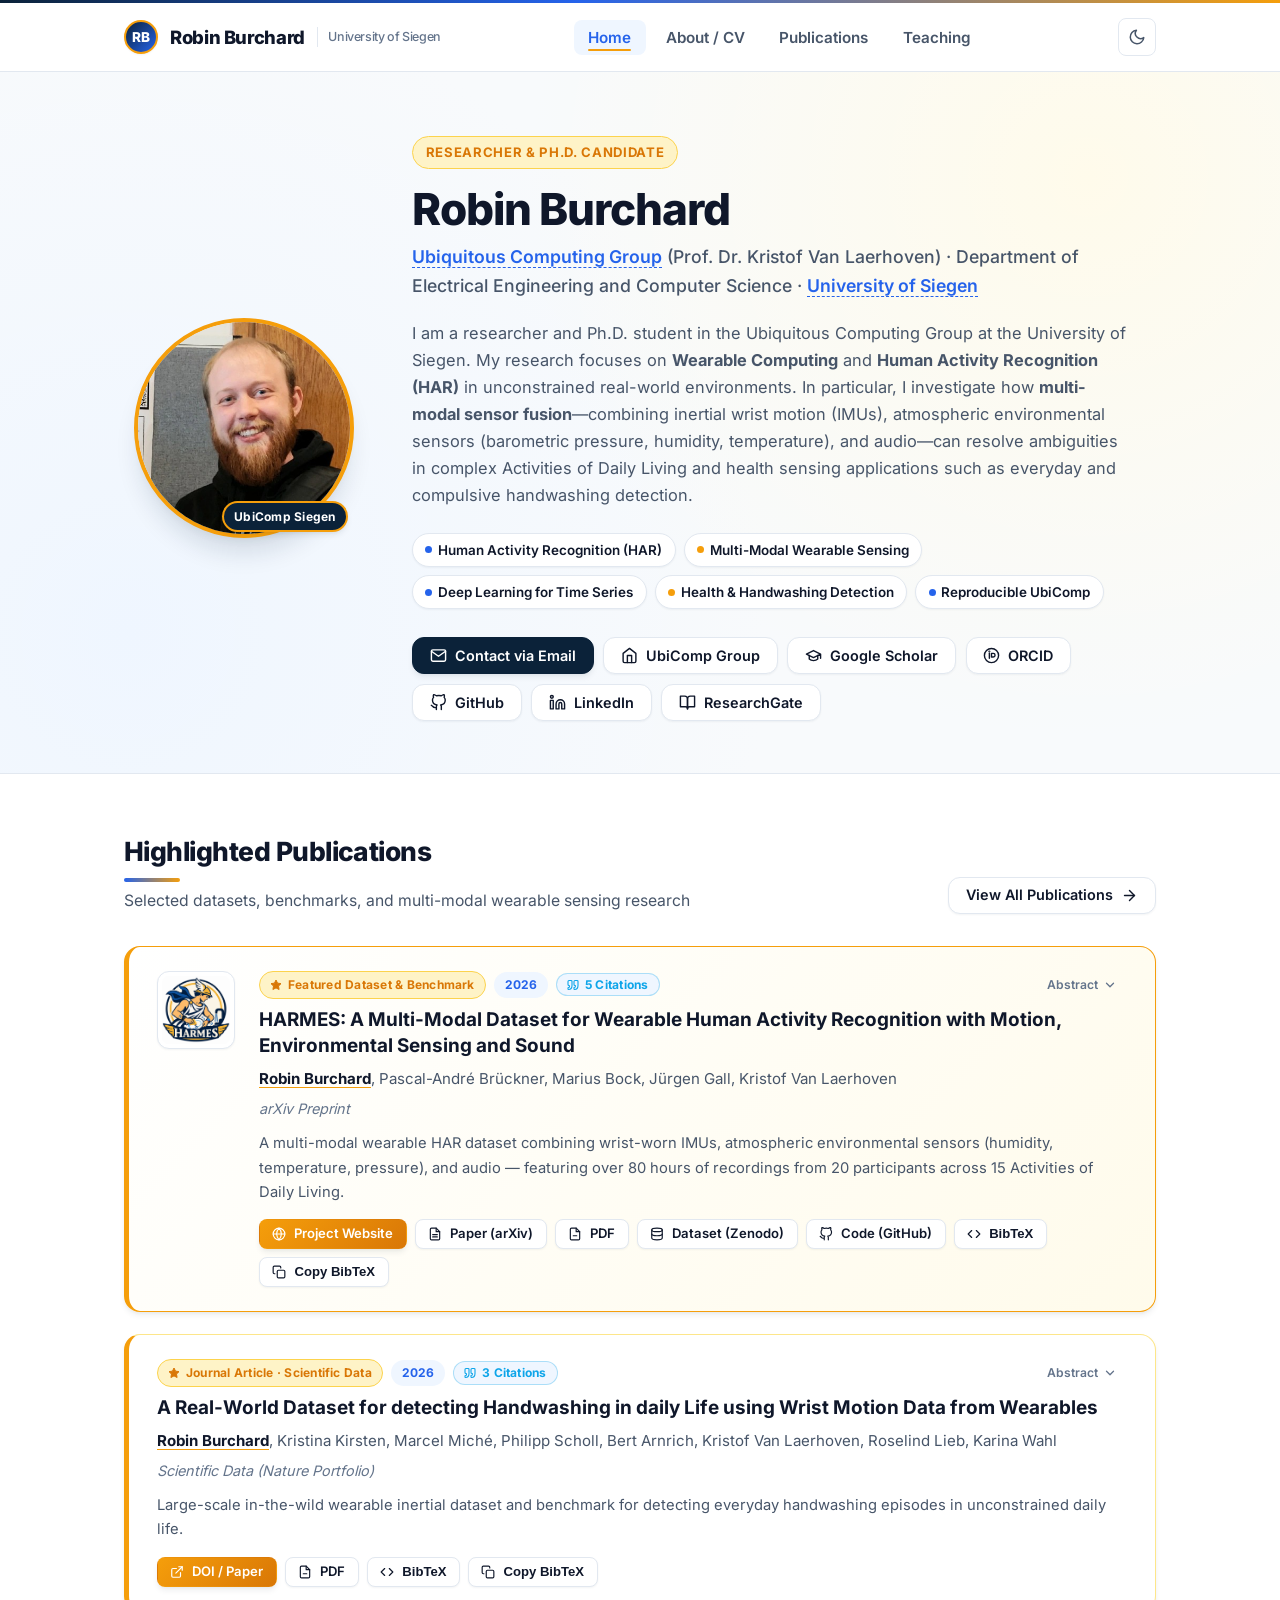
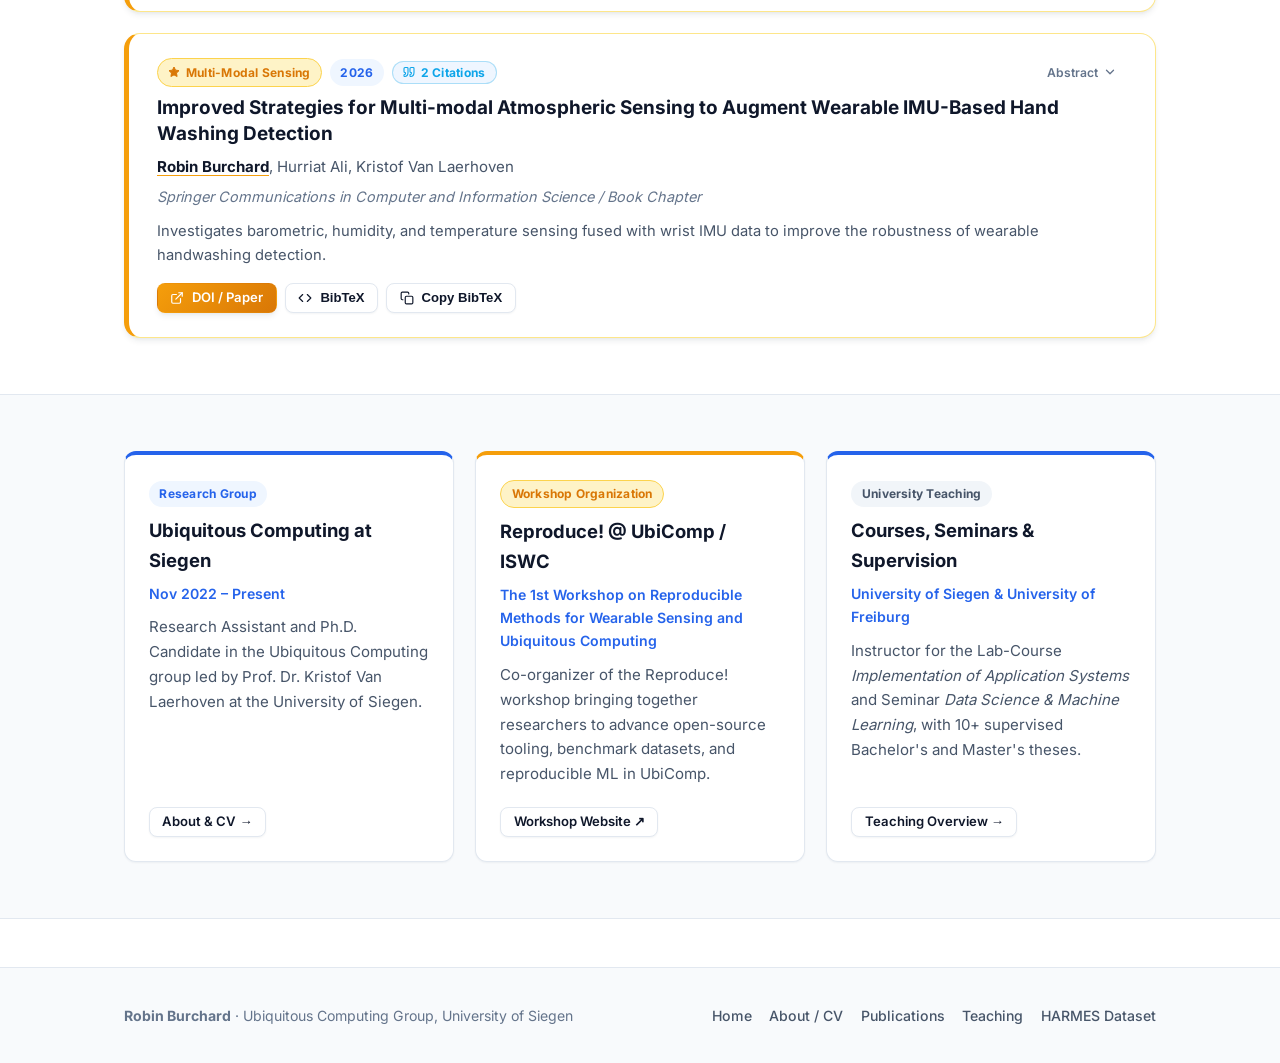
<file: index.html>
<!DOCTYPE html>
<html lang="en">
<head>
  <meta charset="utf-8">
  <meta name="viewport" content="width=device-width, initial-scale=1">
  <title>Robin Burchard — Ubiquitous Computing &amp; Wearable Sensing Researcher</title>
  <meta name="description" content="Personal academic website of Robin Burchard, Researcher and Ph.D. Candidate in the Ubiquitous Computing Group at the University of Siegen.">
  <meta name="author" content="Robin Burchard">
  <meta name="theme-color" content="#0b2239">

  <!-- Open Graph -->
  <meta property="og:type" content="website">
  <meta property="og:title" content="Robin Burchard — Researcher &amp; Ph.D. Candidate">
  <meta property="og:description" content="Ubiquitous Computing Group, University of Siegen. Research on Wearable Computing, Human Activity Recognition (HAR), and Multi-Modal Sensor Fusion (HARMES Dataset).">
  <meta property="og:url" content="https://rburchard.github.io/">
  <meta property="og:image" content="https://rburchard.github.io/assets/img/profile-placeholder.jpeg">
  <link rel="canonical" href="https://rburchard.github.io/">

  <!-- Structured Data: Schema.org Person & Featured HARMES Dataset -->
  <script type="application/ld+json">
  {
    "@context": "https://schema.org",
    "@graph": [
      {
        "@type": "Person",
        "@id": "https://rburchard.github.io/#person",
        "name": "Robin Burchard",
        "givenName": "Robin",
        "familyName": "Burchard",
        "jobTitle": "Researcher and Ph.D. Candidate",
        "url": "https://rburchard.github.io/",
        "image": "https://rburchard.github.io/assets/img/profile-placeholder.jpeg",
        "email": "mailto:robin.burchard@uni-siegen.de",
        "worksFor": {
          "@type": "CollegeOrUniversity",
          "name": "University of Siegen",
          "department": "Ubiquitous Computing Group, Department of Electrical Engineering and Computer Science",
          "url": "https://ubi29.informatik.uni-siegen.de/usi/team.html"
        },
        "alumniOf": {
          "@type": "CollegeOrUniversity",
          "name": "University of Freiburg"
        },
        "knowsAbout": [
          "Human Activity Recognition",
          "Wearable Computing",
          "Multi-Modal Sensor Fusion",
          "HARMES Dataset",
          "Deep Learning",
          "Ubiquitous Computing"
        ],
        "sameAs": [
          "https://orcid.org/0000-0002-4130-5287",
          "https://scholar.google.com/citations?user=3jW5UhUAAAAJ",
          "https://github.com/rburchard",
          "https://www.linkedin.com/in/robin-burchard-163744264/",
          "https://www.researchgate.net/profile/Robin-Burchard",
          "https://ubi29.informatik.uni-siegen.de/usi/team.html"
        ]
      },
      {
        "@type": "Dataset",
        "name": "HARMES: A Multi-Modal Dataset for Wearable Human Activity Recognition with Motion, Environmental Sensing and Sound",
        "alternateName": "HARMES",
        "description": "HARMES is a multi-modal wearable HAR dataset combining wrist-worn IMUs, atmospheric environmental sensors (humidity, temperature, pressure), and audio across 80+ hours of recordings from 20 participants performing 15 Activities of Daily Living.",
        "url": "https://rburchard.github.io/harmes-website/",
        "sameAs": [
          "https://doi.org/10.5281/zenodo.19425718",
          "https://arxiv.org/abs/2605.02596",
          "https://github.com/RBurchard/HARMES"
        ],
        "creator": {
          "@id": "https://rburchard.github.io/#person"
        },
        "isAccessibleForFree": true,
        "license": "https://creativecommons.org/licenses/by/4.0/"
      }
    ]
  }
  </script>

  <!-- Local Favicon & Stylesheet (100% self-hosted, zero third-party requests) -->
  <link rel="icon" type="image/jpeg" href="assets/img/profile-placeholder.jpeg">
  <link rel="stylesheet" href="assets/css/style.css">
  <script src="assets/js/main.js"></script>
</head>
<body>

  <!-- Top Navigation -->
  <header class="site-header">
    <div class="container nav-inner">
      <a href="index.html" class="brand">
        <span class="brand-mark">RB</span>
        <span>Robin Burchard</span>
        <span class="brand-subtitle">University of Siegen</span>
      </a>

      <nav aria-label="Primary Navigation">
        <ul id="nav-links" class="nav-links">
          <li><a href="index.html" class="nav-link active" aria-current="page">Home</a></li>
          <li><a href="cv.html" class="nav-link">About / CV</a></li>
          <li><a href="publications.html" class="nav-link">Publications</a></li>
          <li><a href="teaching.html" class="nav-link">Teaching</a></li>
        </ul>
      </nav>

      <div class="nav-actions">
        <button id="theme-toggle" class="theme-toggle" type="button" aria-label="Toggle color theme"></button>
        <button id="mobile-menu-btn" class="mobile-menu-btn" type="button" aria-label="Toggle menu" aria-expanded="false">
          <svg viewBox="0 0 24 24" width="20" height="20" fill="none" stroke="currentColor" stroke-width="2" stroke-linecap="round"><line x1="3" y1="6" x2="21" y2="6"></line><line x1="3" y1="12" x2="21" y2="12"></line><line x1="3" y1="18" x2="21" y2="18"></line></svg>
        </button>
      </div>
    </div>
  </header>

  <main>
    <!-- Hero Overview -->
    <section class="hero-section">
      <div class="container hero-grid">
        <div class="profile-avatar-wrap">
          <img src="assets/img/profile-placeholder.jpeg" alt="Portrait of Robin Burchard" class="profile-avatar" width="220" height="220">
          <span class="profile-status-pill">UbiComp Siegen</span>
        </div>

        <div class="hero-content">
          <span class="hero-eyebrow">Researcher &amp; Ph.D. Candidate</span>
          <h1 class="hero-title">Robin Burchard</h1>
          <p class="hero-affiliation">
            <a href="https://ubi29.informatik.uni-siegen.de/usi/team.html" target="_blank" rel="noopener noreferrer">Ubiquitous Computing Group</a>
            (Prof. Dr. Kristof Van Laerhoven) &middot;
            Department of Electrical Engineering and Computer Science &middot;
            <a href="https://www.uni-siegen.de/" target="_blank" rel="noopener noreferrer">University of Siegen</a>
          </p>

          <p class="hero-bio">
            I am a researcher and Ph.D. student in the Ubiquitous Computing Group at the University of Siegen.
            My research focuses on <strong>Wearable Computing</strong> and <strong>Human Activity Recognition (HAR)</strong> in unconstrained real-world environments.
            In particular, I investigate how <strong>multi-modal sensor fusion</strong>—combining inertial wrist motion (IMUs), atmospheric environmental sensors (barometric pressure, humidity, temperature), and audio—can resolve ambiguities in complex Activities of Daily Living and health sensing applications such as everyday and compulsive handwashing detection.
          </p>

          <div class="research-tags" aria-label="Research Interests">
            <span class="tag-pill"><span class="dot"></span>Human Activity Recognition (HAR)</span>
            <span class="tag-pill"><span class="dot"></span>Multi-Modal Wearable Sensing</span>
            <span class="tag-pill"><span class="dot"></span>Deep Learning for Time Series</span>
            <span class="tag-pill"><span class="dot"></span>Health &amp; Handwashing Detection</span>
            <span class="tag-pill"><span class="dot"></span>Reproducible UbiComp</span>
          </div>

          <!-- Contact & Academic Profile Links -->
          <div class="social-links-bar">
            <a href="mailto:robin.burchard@uni-siegen.de" class="btn btn-primary">
              <svg viewBox="0 0 24 24" fill="none" stroke="currentColor" stroke-width="2" stroke-linecap="round" stroke-linejoin="round"><path d="M4 4h16c1.1 0 2 .9 2 2v12c0 1.1-.9 2-2 2H4c-1.1 0-2-.9-2-2V6c0-1.1.9-2 2-2z"></path><polyline points="22,6 12,13 2,6"></polyline></svg>
              <span>Contact via Email</span>
            </a>

            <a href="https://ubi29.informatik.uni-siegen.de/usi/team.html" class="btn" target="_blank" rel="noopener noreferrer">
              <svg viewBox="0 0 24 24" fill="none" stroke="currentColor" stroke-width="2" stroke-linecap="round" stroke-linejoin="round"><path d="M3 9l9-7 9 7v11a2 2 0 0 1-2 2H5a2 2 0 0 1-2-2z"></path><polyline points="9 22 9 12 15 12 15 22"></polyline></svg>
              <span>UbiComp Group</span>
            </a>

            <a href="https://scholar.google.com/citations?user=3jW5UhUAAAAJ" class="btn" target="_blank" rel="noopener noreferrer">
              <svg viewBox="0 0 24 24" fill="none" stroke="currentColor" stroke-width="2" stroke-linecap="round" stroke-linejoin="round"><path d="M22 10v6M2 10l10-5 10 5-10 5z"></path><path d="M6 12v5c3 3 9 3 12 0v-5"></path></svg>
              <span>Google Scholar</span>
            </a>

            <a href="https://orcid.org/0000-0002-4130-5287" class="btn" target="_blank" rel="noopener noreferrer">
              <svg viewBox="0 0 24 24" fill="none" stroke="currentColor" stroke-width="2" stroke-linecap="round" stroke-linejoin="round"><circle cx="12" cy="12" r="10"></circle><line x1="9" y1="9" x2="9" y2="16"></line><circle cx="9" cy="6.5" r="0.5" fill="currentColor"></circle><path d="M12 9h2.5a2.5 2.5 0 0 1 0 5H12V9z"></path></svg>
              <span>ORCID</span>
            </a>

            <a href="https://github.com/rburchard" class="btn" target="_blank" rel="noopener noreferrer">
              <svg viewBox="0 0 24 24" fill="none" stroke="currentColor" stroke-width="2" stroke-linecap="round" stroke-linejoin="round"><path d="M9 19c-5 1.5-5-2.5-7-3m14 6v-3.87a3.37 3.37 0 0 0-.94-2.61c3.14-.35 6.44-1.54 6.44-7A5.44 5.44 0 0 0 20 4.77 5.07 5.07 0 0 0 19.91 1S18.73.65 16 2.48a13.38 13.38 0 0 0-7 0C6.27.65 5.09 1 5.09 1A5.07 5.07 0 0 0 5 4.77a5.44 5.44 0 0 0-1.5 3.78c0 5.42 3.3 6.61 6.44 7A3.37 3.37 0 0 0 9 18.13V22"></path></svg>
              <span>GitHub</span>
            </a>

            <a href="https://www.linkedin.com/in/robin-burchard-163744264/" class="btn" target="_blank" rel="noopener noreferrer">
              <svg viewBox="0 0 24 24" fill="none" stroke="currentColor" stroke-width="2" stroke-linecap="round" stroke-linejoin="round"><path d="M16 8a6 6 0 0 1 6 6v7h-4v-7a2 2 0 0 0-2-2 2 2 0 0 0-2 2v7h-4v-7a6 6 0 0 1 6-6z"></path><rect x="2" y="9" width="4" height="12"></rect><circle cx="4" cy="4" r="2"></circle></svg>
              <span>LinkedIn</span>
            </a>

            <a href="https://www.researchgate.net/profile/Robin-Burchard" class="btn" target="_blank" rel="noopener noreferrer">
              <svg viewBox="0 0 24 24" fill="none" stroke="currentColor" stroke-width="2" stroke-linecap="round" stroke-linejoin="round"><path d="M2 3h6a4 4 0 0 1 4 4v14a3 3 0 0 0-3-3H2z"></path><path d="M22 3h-6a4 4 0 0 0-4 4v14a3 3 0 0 1 3-3h7z"></path></svg>
              <span>ResearchGate</span>
            </a>
          </div>
        </div>
      </div>
    </section>

    <!-- Highlighted / Pinned Publications -->
    <section class="section">
      <div class="container">
        <div class="section-header">
          <div>
            <h2 class="section-title">Highlighted Publications</h2>
            <p class="section-subtitle">Selected datasets, benchmarks, and multi-modal wearable sensing research</p>
          </div>
          <a href="publications.html" class="btn">
            <span>View All Publications</span>
            <svg viewBox="0 0 24 24" fill="none" stroke="currentColor" stroke-width="2" stroke-linecap="round" stroke-linejoin="round"><line x1="5" y1="12" x2="19" y2="12"></line><polyline points="12 5 19 12 12 19"></polyline></svg>
          </a>
        </div>

        <div id="pinned-publications" class="pinned-grid">
          <!-- Pre-rendered for instant SEO indexing; enhanced by publications.js -->
          <article class="pub-card-pinned featured-first">
            <img src="assets/img/harmes-icon.png" alt="HARMES Dataset Logo" class="pub-card-icon" loading="lazy">
            <div class="pub-card-body">
              <div class="pub-meta-top">
                <span class="badge badge-pinned">Featured Dataset &amp; Benchmark</span>
                <span class="badge badge-year">2026</span>
              </div>
              <h3 class="pub-title">
                <a href="https://rburchard.github.io/harmes-website/">HARMES: A Multi-Modal Dataset for Wearable Human Activity Recognition with Motion, Environmental Sensing and Sound</a>
              </h3>
              <p class="pub-authors"><span class="author-self">Robin Burchard</span>, Pascal-Andr&eacute; Br&uuml;ckner, Marius Bock, J&uuml;rgen Gall, Kristof Van Laerhoven</p>
              <p class="pub-venue">arXiv Preprint</p>
              <p class="pub-desc">A multi-modal wearable HAR dataset combining wrist-worn IMUs, atmospheric environmental sensors (humidity, temperature, pressure), and audio &mdash; featuring over 80 hours of recordings from 20 participants across 15 Activities of Daily Living.</p>
              <div class="pub-links">
                <a href="https://rburchard.github.io/harmes-website/" class="btn btn-sm btn-gold"><span>Project Website</span></a>
                <a href="https://arxiv.org/abs/2605.02596" class="btn btn-sm"><span>Paper (arXiv)</span></a>
                <a href="https://doi.org/10.5281/zenodo.19425718" class="btn btn-sm"><span>Dataset (Zenodo)</span></a>
                <a href="https://github.com/RBurchard/HARMES" class="btn btn-sm"><span>Code (GitHub)</span></a>
              </div>
            </div>
          </article>
        </div>
      </div>
    </section>

    <!-- Quick Overview Cards (Academic Role, Workshop, Teaching) -->
    <section class="section section-alt">
      <div class="container">
        <div class="cards-grid">
          <div class="info-card">
            <div>
              <span class="badge badge-year">Research Group</span>
              <h3 class="info-card-title">Ubiquitous Computing at Siegen</h3>
              <p class="info-card-meta">Nov 2022 &ndash; Present</p>
              <p class="info-card-text">
                Research Assistant and Ph.D. Candidate in the Ubiquitous Computing group led by Prof. Dr. Kristof Van Laerhoven at the University of Siegen.
              </p>
            </div>
            <div style="margin-top: 1.25rem;">
              <a href="cv.html" class="btn btn-sm">About &amp; CV &rarr;</a>
            </div>
          </div>

          <div class="info-card gold-accent">
            <div>
              <span class="badge badge-pinned">Workshop Organization</span>
              <h3 class="info-card-title">Reproduce! @ UbiComp / ISWC</h3>
              <p class="info-card-meta">The 1st Workshop on Reproducible Methods for Wearable Sensing and Ubiquitous Computing</p>
              <p class="info-card-text">
                Co-organizer of the Reproduce! workshop bringing together researchers to advance open-source tooling, benchmark datasets, and reproducible ML in UbiComp.
              </p>
            </div>
            <div style="margin-top: 1.25rem;">
              <a href="https://reproduce-ubicomp.github.io/" class="btn btn-sm" target="_blank" rel="noopener noreferrer">Workshop Website &nearr;</a>
            </div>
          </div>

          <div class="info-card">
            <div>
              <span class="badge badge-type">University Teaching</span>
              <h3 class="info-card-title">Courses, Seminars &amp; Supervision</h3>
              <p class="info-card-meta">University of Siegen &amp; University of Freiburg</p>
              <p class="info-card-text">
                Instructor for the Lab-Course <em>Implementation of Application Systems</em> and Seminar <em>Data Science &amp; Machine Learning</em>, with 10+ supervised Bachelor's and Master's theses.
              </p>
            </div>
            <div style="margin-top: 1.25rem;">
              <a href="teaching.html" class="btn btn-sm">Teaching Overview &rarr;</a>
            </div>
          </div>
        </div>
      </div>
    </section>
  </main>

  <!-- Footer -->
  <footer class="site-footer">
    <div class="container footer-inner">
      <div>
        <strong>Robin Burchard</strong> &middot; Ubiquitous Computing Group, University of Siegen
      </div>
      <div class="footer-links">
        <a href="index.html">Home</a>
        <a href="cv.html">About / CV</a>
        <a href="publications.html">Publications</a>
        <a href="teaching.html">Teaching</a>
        <a href="https://rburchard.github.io/harmes-website/">HARMES Dataset</a>
      </div>
    </div>
  </footer>

  <script src="assets/js/publications.js"></script>
</body>
</html>
</file>
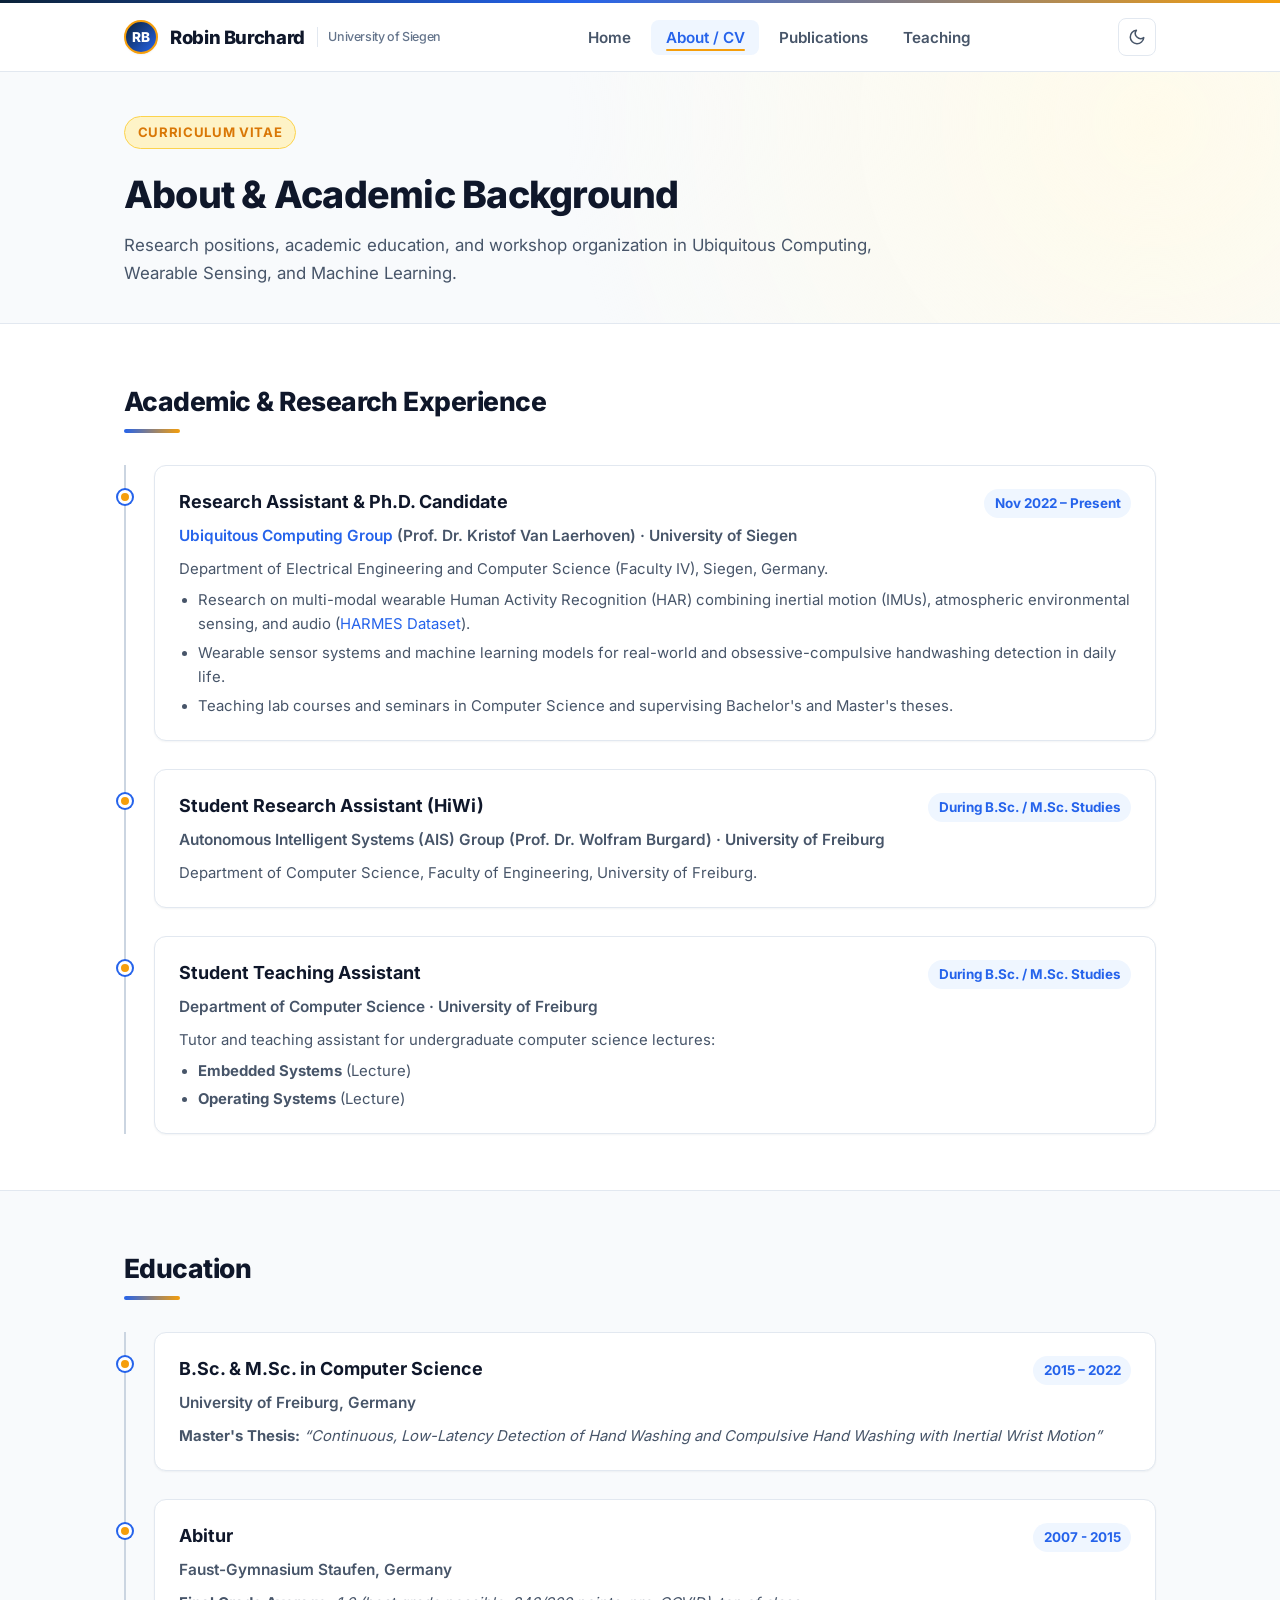
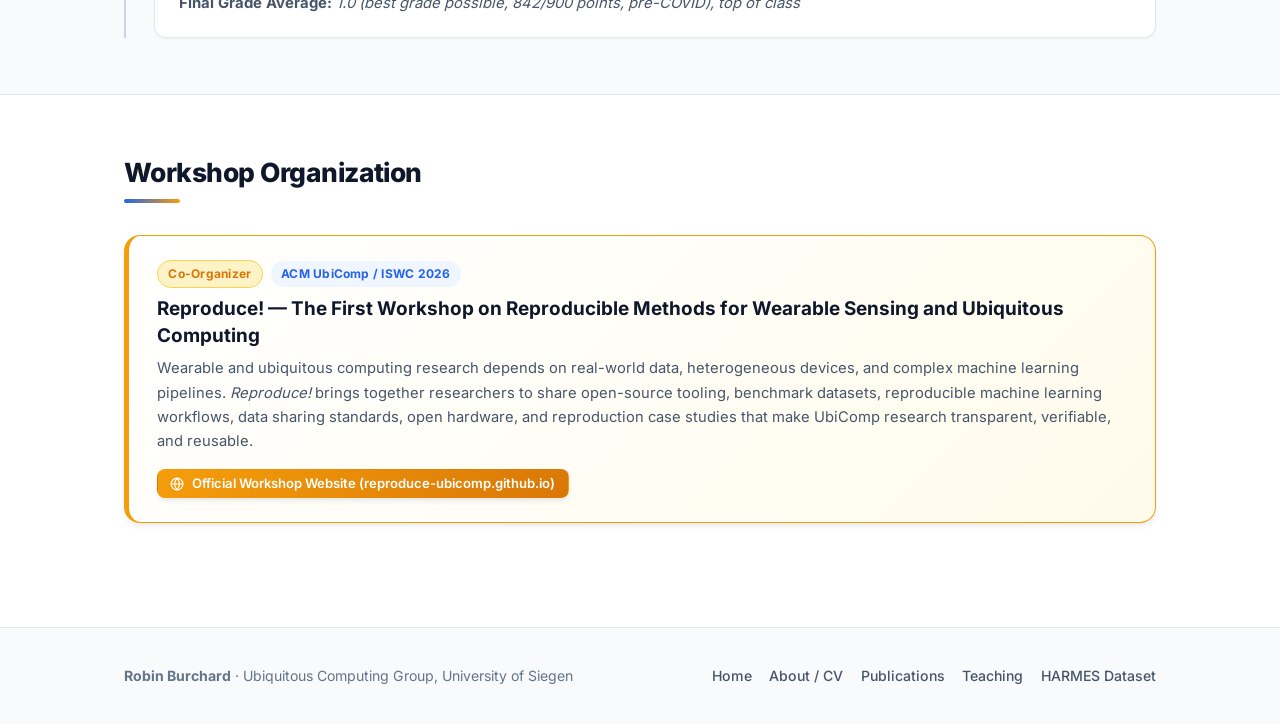
<file: cv.html>
<!DOCTYPE html>
<html lang="en">
<head>
  <meta charset="utf-8">
  <meta name="viewport" content="width=device-width, initial-scale=1">
  <title>About / CV — Robin Burchard</title>
  <meta name="description" content="Curriculum Vitae and academic background of Robin Burchard, Researcher and Ph.D. Candidate at the University of Siegen.">
  <meta name="author" content="Robin Burchard">
  <meta name="theme-color" content="#0b2239">

  <link rel="canonical" href="https://rburchard.github.io/cv.html">
  <link rel="icon" type="image/jpeg" href="assets/img/profile-placeholder.jpeg">
  <link rel="stylesheet" href="assets/css/style.css">
  <script src="assets/js/main.js"></script>
</head>
<body>

  <!-- Top Navigation -->
  <header class="site-header">
    <div class="container nav-inner">
      <a href="index.html" class="brand">
        <span class="brand-mark">RB</span>
        <span>Robin Burchard</span>
        <span class="brand-subtitle">University of Siegen</span>
      </a>

      <nav aria-label="Primary Navigation">
        <ul id="nav-links" class="nav-links">
          <li><a href="index.html" class="nav-link">Home</a></li>
          <li><a href="cv.html" class="nav-link active" aria-current="page">About / CV</a></li>
          <li><a href="publications.html" class="nav-link">Publications</a></li>
          <li><a href="teaching.html" class="nav-link">Teaching</a></li>
        </ul>
      </nav>

      <div class="nav-actions">
        <button id="theme-toggle" class="theme-toggle" type="button" aria-label="Toggle color theme"></button>
        <button id="mobile-menu-btn" class="mobile-menu-btn" type="button" aria-label="Toggle menu" aria-expanded="false">
          <svg viewBox="0 0 24 24" width="20" height="20" fill="none" stroke="currentColor" stroke-width="2" stroke-linecap="round"><line x1="3" y1="6" x2="21" y2="6"></line><line x1="3" y1="12" x2="21" y2="12"></line><line x1="3" y1="18" x2="21" y2="18"></line></svg>
        </button>
      </div>
    </div>
  </header>

  <main>
    <!-- Page Header -->
    <section class="page-hero">
      <div class="container">
        <span class="hero-eyebrow">Curriculum Vitae</span>
        <h1 class="page-title">About &amp; Academic Background</h1>
        <p class="page-lead">
          Research positions, academic education, and workshop organization in Ubiquitous Computing, Wearable Sensing, and Machine Learning.
        </p>
      </div>
    </section>

    <!-- Experience Section -->
    <section class="section">
      <div class="container">
        <div class="section-header">
          <div>
            <h2 class="section-title">Academic &amp; Research Experience</h2>
          </div>
        </div>

        <div class="timeline">
          <div class="timeline-item">
            <div class="timeline-header">
              <h3 class="timeline-role">Research Assistant &amp; Ph.D. Candidate</h3>
              <span class="timeline-period">Nov 2022 &ndash; Present</span>
            </div>
            <p class="timeline-org">
              <a href="https://ubi29.informatik.uni-siegen.de/usi/team.html" target="_blank" rel="noopener noreferrer">Ubiquitous Computing Group</a>
              (Prof. Dr. Kristof Van Laerhoven) &middot; University of Siegen
            </p>
            <div class="timeline-details">
              <p>Department of Electrical Engineering and Computer Science (Faculty IV), Siegen, Germany.</p>
              <ul>
                <li>Research on multi-modal wearable Human Activity Recognition (HAR) combining inertial motion (IMUs), atmospheric environmental sensing, and audio (<a href="https://rburchard.github.io/harmes-website/" target="_blank" rel="noopener noreferrer">HARMES Dataset</a>).</li>
                <li>Wearable sensor systems and machine learning models for real-world and obsessive-compulsive handwashing detection in daily life.</li>
                <li>Teaching lab courses and seminars in Computer Science and supervising Bachelor's and Master's theses.</li>
              </ul>
            </div>
          </div>

          <div class="timeline-item">
            <div class="timeline-header">
              <h3 class="timeline-role">Student Research Assistant (HiWi)</h3>
              <span class="timeline-period">During B.Sc. / M.Sc. Studies</span>
            </div>
            <p class="timeline-org">
              Autonomous Intelligent Systems (AIS) Group (Prof. Dr. Wolfram Burgard) &middot; University of Freiburg
            </p>
            <div class="timeline-details">
              <p>Department of Computer Science, Faculty of Engineering, University of Freiburg.</p>
            </div>
          </div>

          <div class="timeline-item">
            <div class="timeline-header">
              <h3 class="timeline-role">Student Teaching Assistant</h3>
              <span class="timeline-period">During B.Sc. / M.Sc. Studies</span>
            </div>
            <p class="timeline-org">
              Department of Computer Science &middot; University of Freiburg
            </p>
            <div class="timeline-details">
              <p>Tutor and teaching assistant for undergraduate computer science lectures:</p>
              <ul>
                <li><strong>Embedded Systems</strong> (Lecture)</li>
                <li><strong>Operating Systems</strong> (Lecture)</li>
              </ul>
            </div>
          </div>
        </div>
      </div>
    </section>

    <!-- Education Section -->
    <section class="section section-alt">
      <div class="container">
        <div class="section-header">
          <div>
            <h2 class="section-title">Education</h2>
          </div>
        </div>

        <div class="timeline">
          <div class="timeline-item">
            <div class="timeline-header">
              <h3 class="timeline-role">B.Sc. &amp; M.Sc. in Computer Science</h3>
              <span class="timeline-period">2015 &ndash; 2022</span>
            </div>
            <p class="timeline-org">University of Freiburg, Germany</p>
            <div class="timeline-details">
              <p>
                <strong>Master's Thesis:</strong>
                <em>&ldquo;Continuous, Low-Latency Detection of Hand Washing and Compulsive Hand Washing with Inertial Wrist Motion&rdquo;</em>
              </p>
            </div>
          </div>
          <div class="timeline-item">
            <div class="timeline-header">
              <h3 class="timeline-role">Abitur</h3>
              <span class="timeline-period">2007 - 2015</span>
            </div>
            <p class="timeline-org">Faust-Gymnasium Staufen, Germany</p>
            <div class="timeline-details">
              <p>
                <strong>Final Grade Average:</strong>
                <em>1.0 (best grade possible, 842/900 points, pre-COVID), top of class</em>
              </p>
            </div>
          </div>
        </div>
      </div>
    </section>

    <!-- Academic Organization Section -->
    <section class="section">
      <div class="container">
        <div class="section-header">
          <div>
            <h2 class="section-title">Workshop Organization</h2>
          </div>
        </div>

        <article class="pub-card-pinned featured-first">
          <div class="pub-card-body">
            <div class="pub-meta-top">
              <span class="badge badge-pinned">Co-Organizer</span>
              <span class="badge badge-year">ACM UbiComp / ISWC 2026</span>
            </div>
            <h3 class="pub-title">
              <a href="https://reproduce-ubicomp.github.io/" target="_blank" rel="noopener noreferrer">
                Reproduce! &mdash; The First Workshop on Reproducible Methods for Wearable Sensing and Ubiquitous Computing
              </a>
            </h3>
            <p class="pub-desc">
              Wearable and ubiquitous computing research depends on real-world data, heterogeneous devices, and complex machine learning pipelines.
              <em>Reproduce!</em> brings together researchers to share open-source tooling, benchmark datasets, reproducible machine learning workflows, data sharing standards, open hardware, and reproduction case studies that make UbiComp research transparent, verifiable, and reusable.
            </p>
            <div class="pub-links">
              <a href="https://reproduce-ubicomp.github.io/" class="btn btn-sm btn-gold" target="_blank" rel="noopener noreferrer">
                <svg viewBox="0 0 24 24" fill="none" stroke="currentColor" stroke-width="2" stroke-linecap="round" stroke-linejoin="round"><circle cx="12" cy="12" r="10"></circle><line x1="2" y1="12" x2="22" y2="12"></line><path d="M12 2a15.3 15.3 0 0 1 4 10 15.3 15.3 0 0 1-4 10 15.3 15.3 0 0 1-4-10 15.3 15.3 0 0 1 4-10z"></path></svg>
                <span>Official Workshop Website (reproduce-ubicomp.github.io)</span>
              </a>
            </div>
          </div>
        </article>
      </div>
    </section>
  </main>

  <!-- Footer -->
  <footer class="site-footer">
    <div class="container footer-inner">
      <div>
        <strong>Robin Burchard</strong> &middot; Ubiquitous Computing Group, University of Siegen
      </div>
      <div class="footer-links">
        <a href="index.html">Home</a>
        <a href="cv.html">About / CV</a>
        <a href="publications.html">Publications</a>
        <a href="teaching.html">Teaching</a>
        <a href="https://rburchard.github.io/harmes-website/">HARMES Dataset</a>
      </div>
    </div>
  </footer>

</body>
</html>
</file>
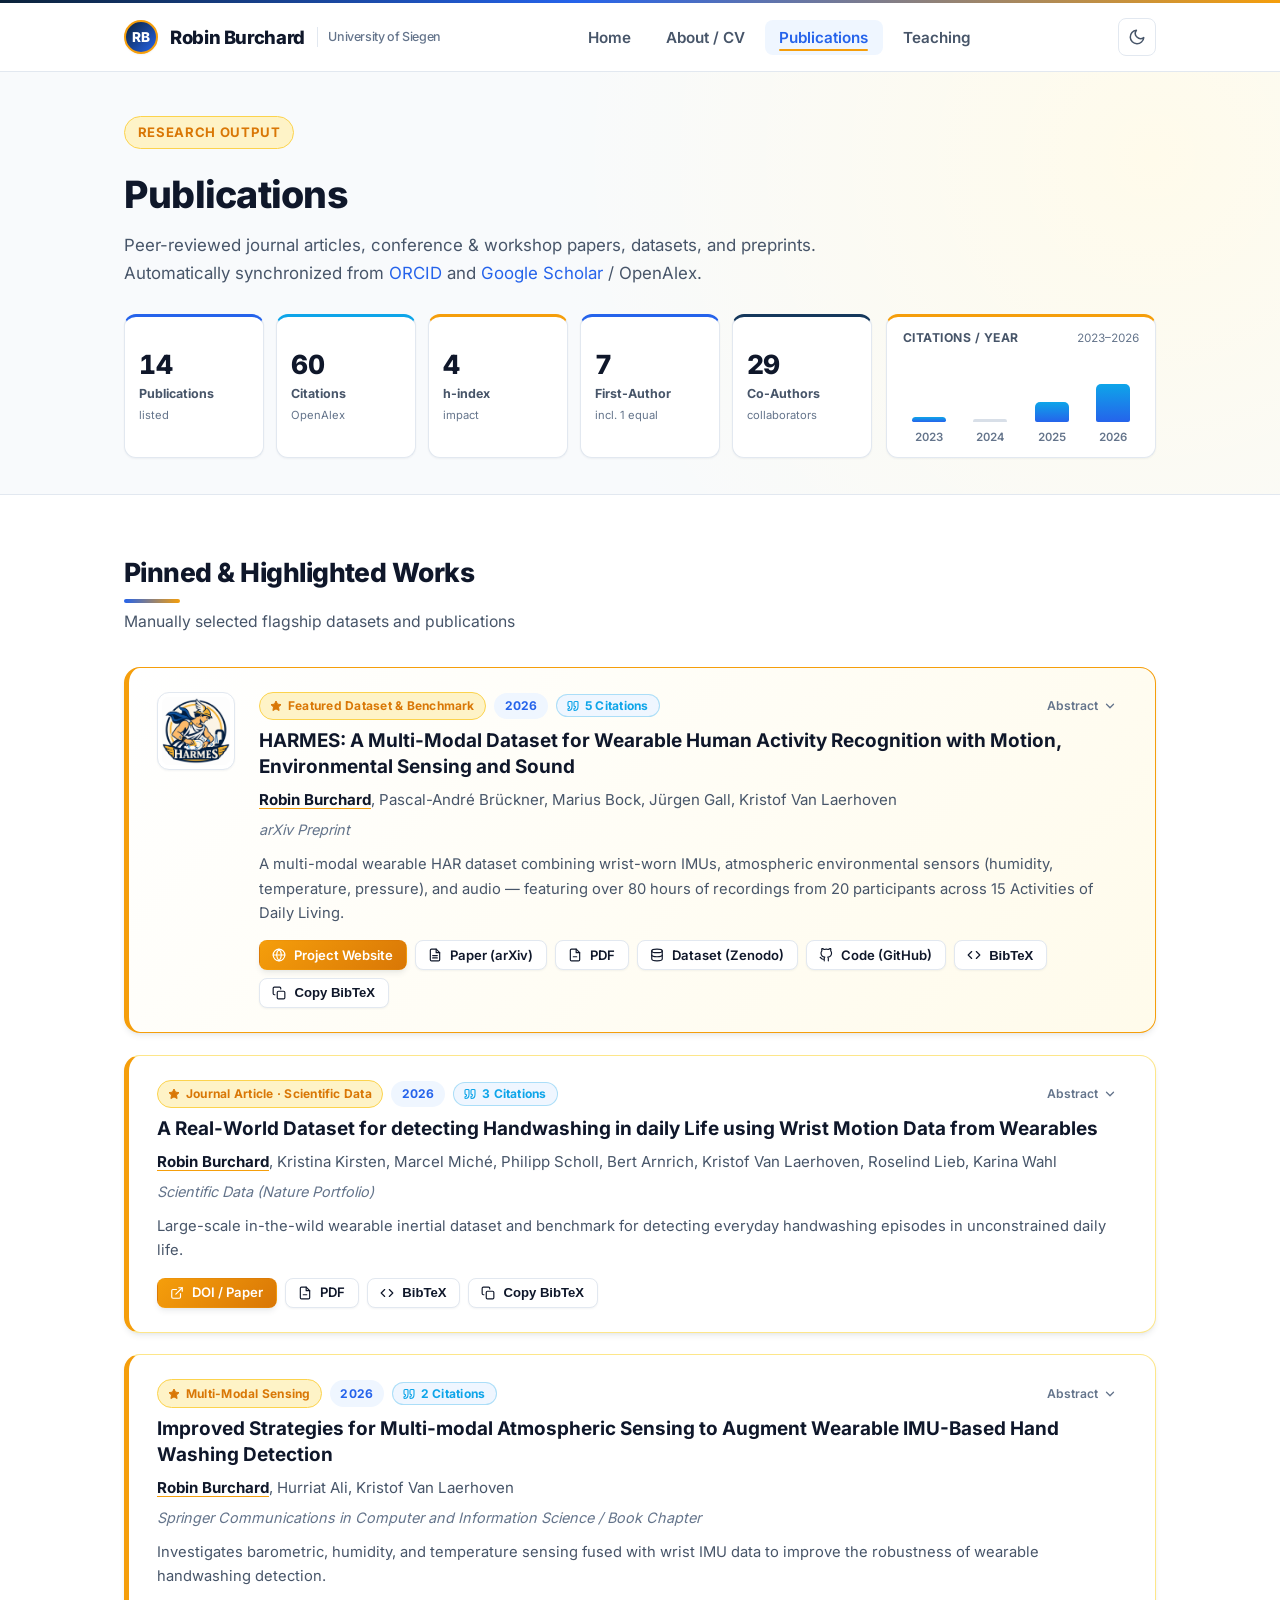
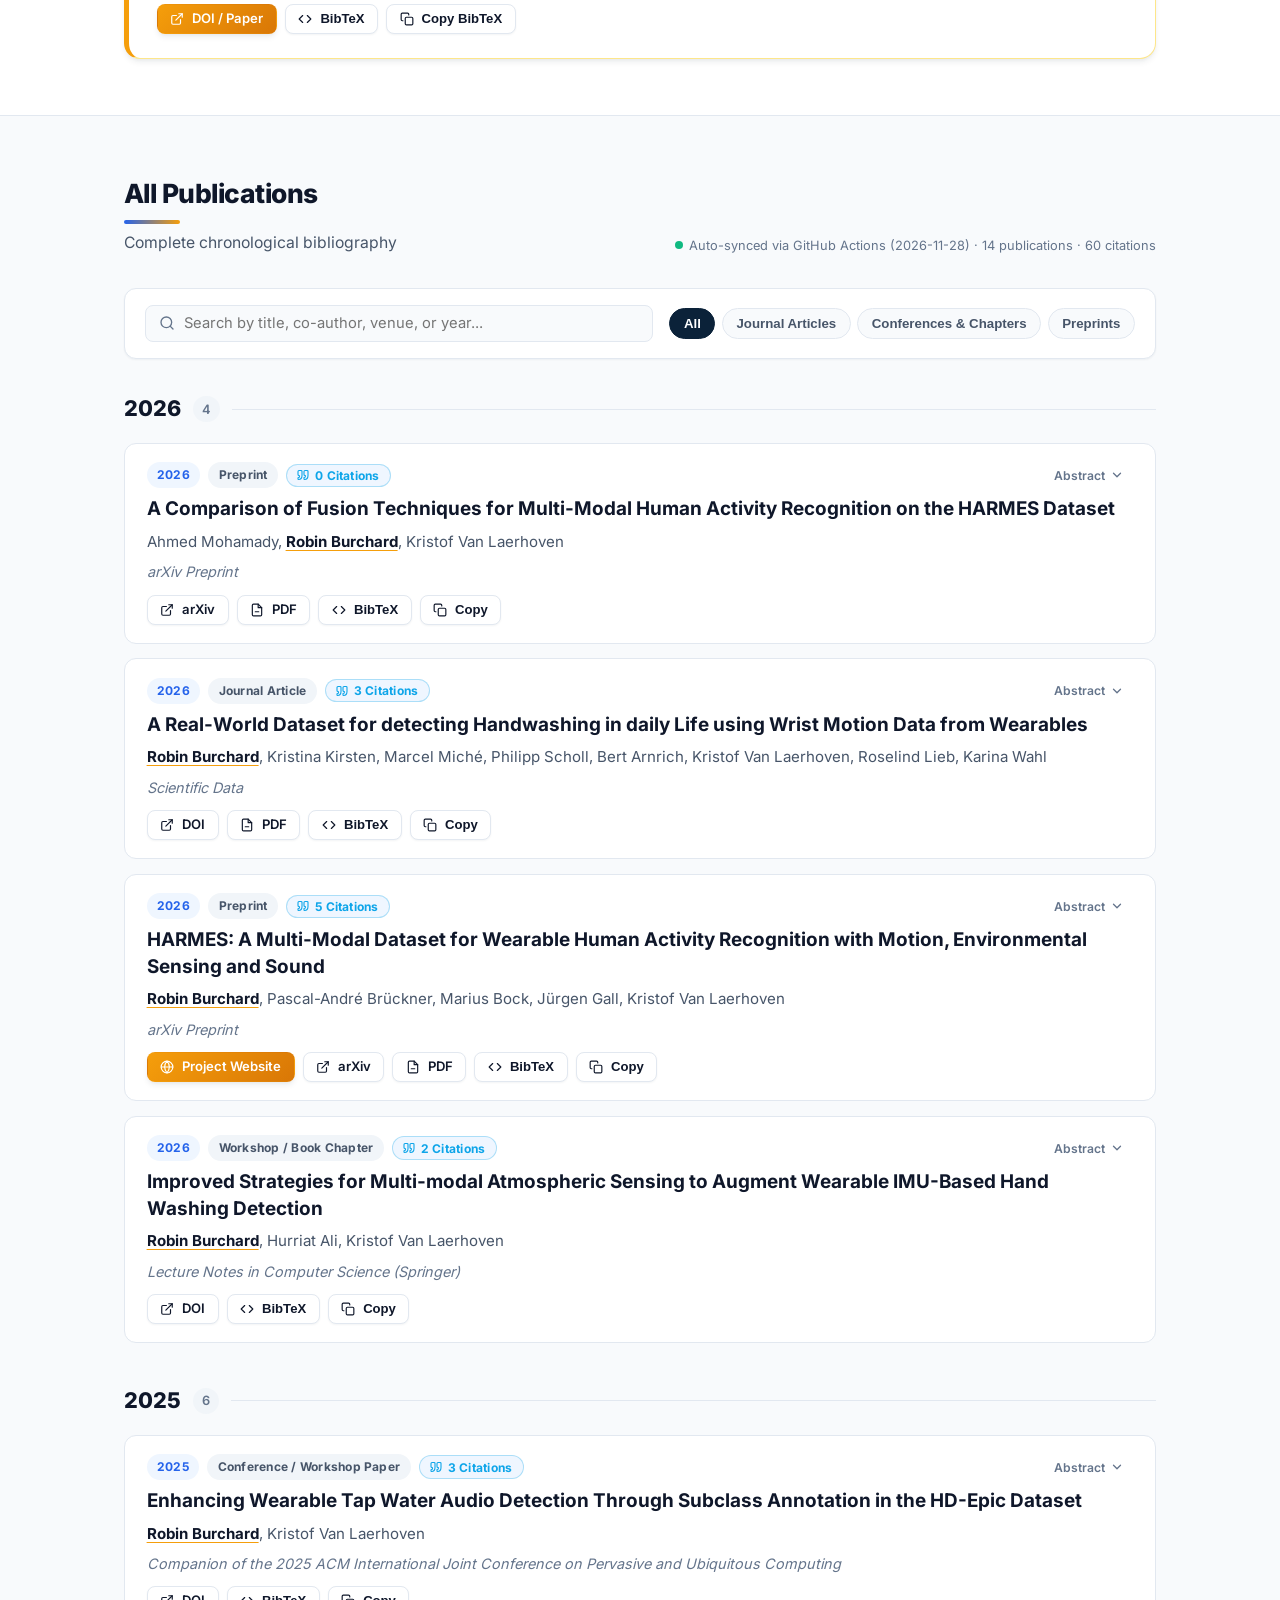
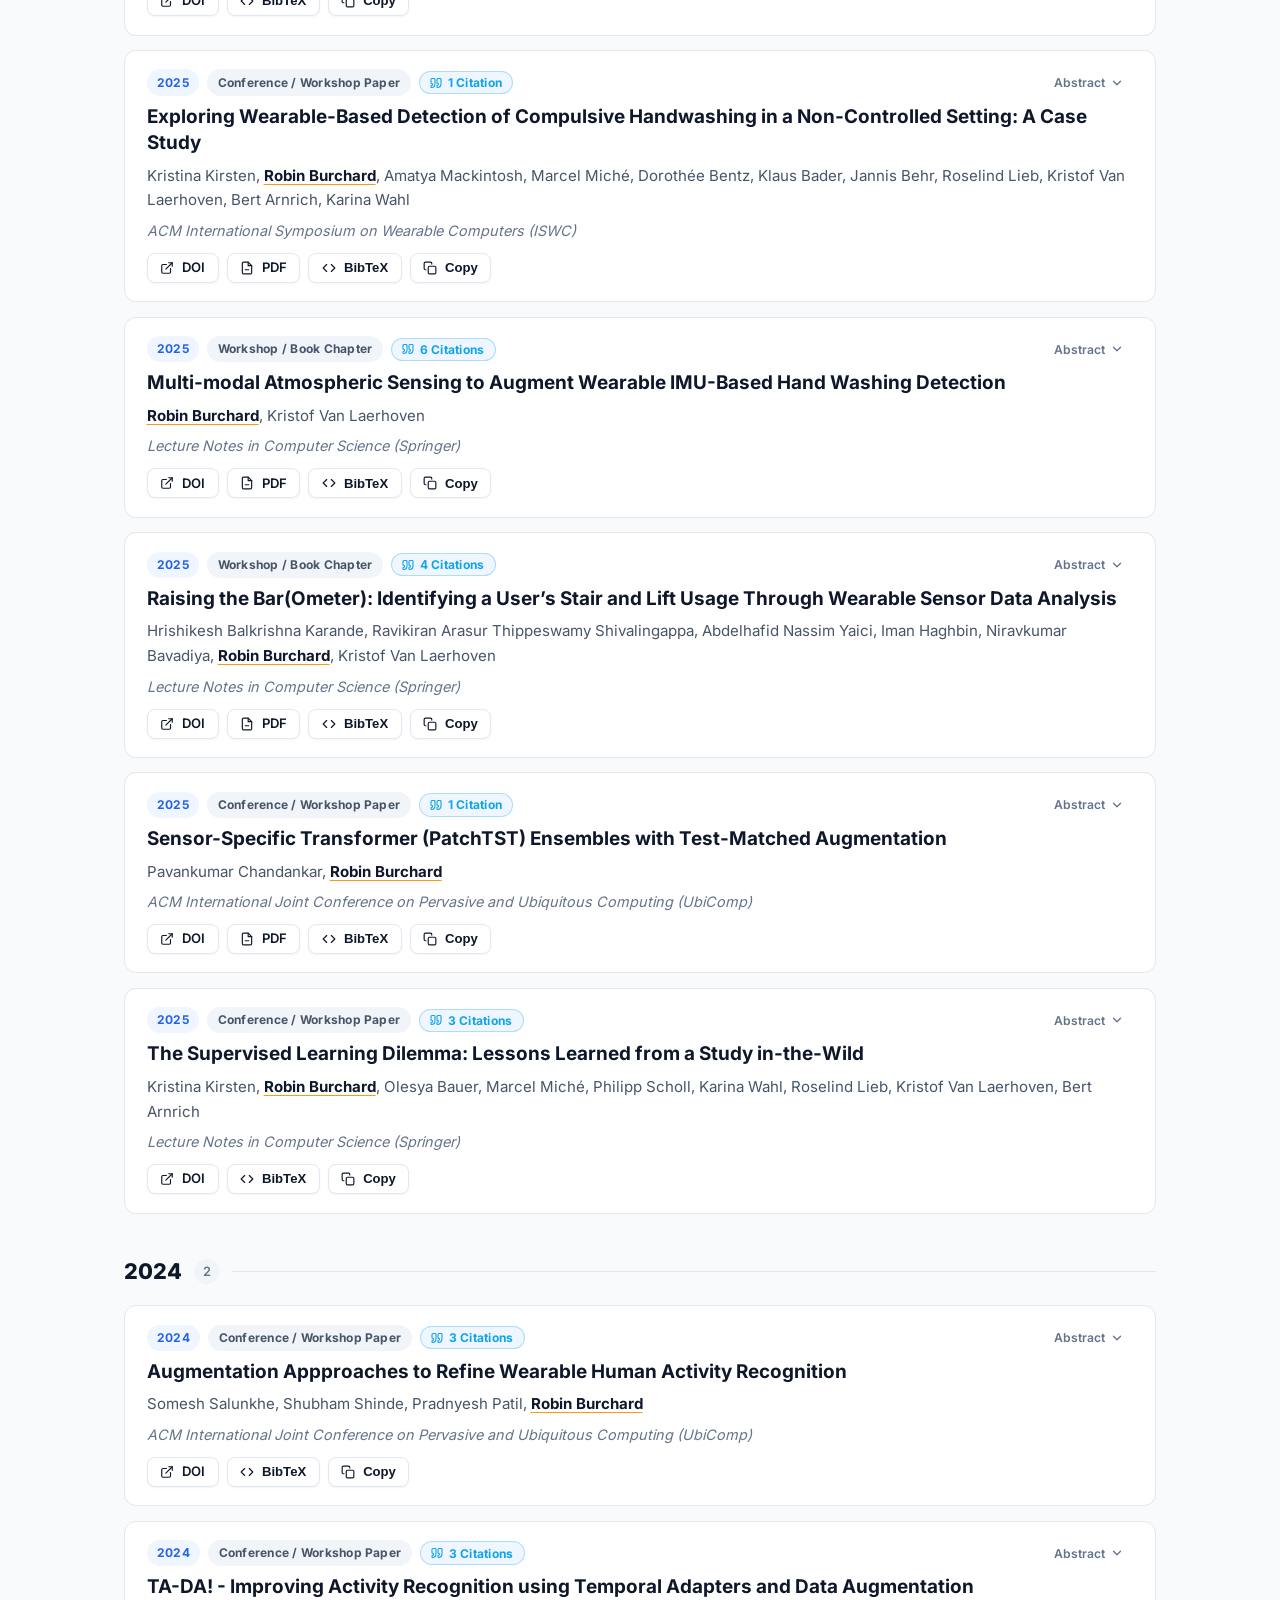
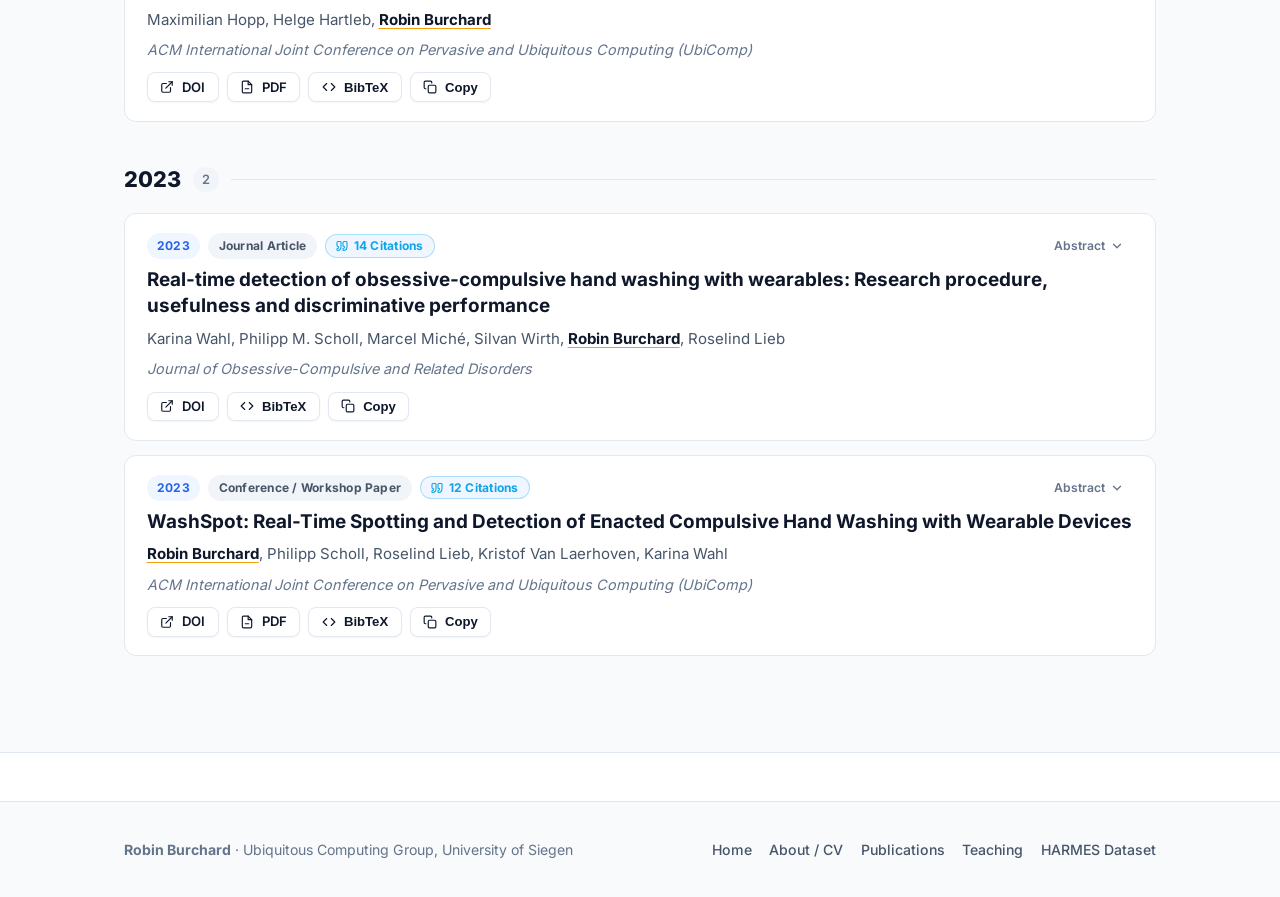
<file: publications.html>
<!DOCTYPE html>
<html lang="en">
<head>
  <meta charset="utf-8">
  <meta name="viewport" content="width=device-width, initial-scale=1">
  <title>Publications — Robin Burchard</title>
  <meta name="description" content="Scientific publications, datasets, and benchmarks by Robin Burchard, Ubiquitous Computing Group, University of Siegen.">
  <meta name="author" content="Robin Burchard">
  <meta name="theme-color" content="#0b2239">

  <link rel="canonical" href="https://rburchard.github.io/publications.html">
  <link rel="icon" type="image/jpeg" href="assets/img/profile-placeholder.jpeg">
  <link rel="stylesheet" href="assets/css/style.css">
  <script src="assets/js/main.js"></script>
</head>
<body>

  <!-- Top Navigation -->
  <header class="site-header">
    <div class="container nav-inner">
      <a href="index.html" class="brand">
        <span class="brand-mark">RB</span>
        <span>Robin Burchard</span>
        <span class="brand-subtitle">University of Siegen</span>
      </a>

      <nav aria-label="Primary Navigation">
        <ul id="nav-links" class="nav-links">
          <li><a href="index.html" class="nav-link">Home</a></li>
          <li><a href="cv.html" class="nav-link">About / CV</a></li>
          <li><a href="publications.html" class="nav-link active" aria-current="page">Publications</a></li>
          <li><a href="teaching.html" class="nav-link">Teaching</a></li>
        </ul>
      </nav>

      <div class="nav-actions">
        <button id="theme-toggle" class="theme-toggle" type="button" aria-label="Toggle color theme"></button>
        <button id="mobile-menu-btn" class="mobile-menu-btn" type="button" aria-label="Toggle menu" aria-expanded="false">
          <svg viewBox="0 0 24 24" width="20" height="20" fill="none" stroke="currentColor" stroke-width="2" stroke-linecap="round"><line x1="3" y1="6" x2="21" y2="6"></line><line x1="3" y1="12" x2="21" y2="12"></line><line x1="3" y1="18" x2="21" y2="18"></line></svg>
        </button>
      </div>
    </div>
  </header>

  <main>
    <!-- Page Header -->
    <section class="page-hero">
      <div class="container">
        <span class="hero-eyebrow">Research Output</span>
        <h1 class="page-title">Publications</h1>
        <p class="page-lead">
          Peer-reviewed journal articles, conference &amp; workshop papers, datasets, and preprints.
          Automatically synchronized from <a href="https://orcid.org/0000-0002-4130-5287" target="_blank" rel="noopener noreferrer">ORCID</a> and <a href="https://scholar.google.com/citations?user=3jW5UhUAAAAJ" target="_blank" rel="noopener noreferrer">Google Scholar</a> / OpenAlex.
        </p>

        <!-- Publication Stats & Citations-per-Year Chart (rendered from data/publications.json) -->
        <div id="pub-stats" class="pub-stats-panel" aria-label="Publication Metrics"></div>
      </div>
    </section>

    <!-- Highlighted / Pinned Section -->
    <section class="section">
      <div class="container">
        <div class="section-header">
          <div>
            <h2 class="section-title">Pinned &amp; Highlighted Works</h2>
            <p class="section-subtitle">Manually selected flagship datasets and publications</p>
          </div>
        </div>

        <div id="pinned-publications" class="pinned-grid"></div>
      </div>
    </section>

    <!-- All Publications (Auto-Updated) -->
    <section class="section section-alt">
      <div class="container">
        <div class="section-header">
          <div>
            <h2 class="section-title">All Publications</h2>
            <p class="section-subtitle">Complete chronological bibliography</p>
          </div>
          <div class="sync-status">
            <span class="sync-dot"></span>
            <span id="pub-sync-timestamp">Auto-synced via GitHub Actions</span>
          </div>
        </div>

        <!-- Search & Type Filter Bar -->
        <div class="pub-controls">
          <div class="search-box">
            <svg viewBox="0 0 24 24" fill="none" stroke="currentColor" stroke-width="2" stroke-linecap="round" stroke-linejoin="round"><circle cx="11" cy="11" r="8"></circle><line x1="21" y1="21" x2="16.65" y2="16.65"></line></svg>
            <input id="pub-search" type="search" class="search-input" placeholder="Search by title, co-author, venue, or year..." aria-label="Search publications">
          </div>

          <div class="filter-pills" role="group" aria-label="Filter publications by type">
            <button type="button" class="filter-btn active" data-pub-filter="all">All</button>
            <button type="button" class="filter-btn" data-pub-filter="journal">Journal Articles</button>
            <button type="button" class="filter-btn" data-pub-filter="conference">Conferences &amp; Chapters</button>
            <button type="button" class="filter-btn" data-pub-filter="preprint">Preprints</button>
          </div>
        </div>

        <div id="all-publications"></div>
      </div>
    </section>
  </main>

  <!-- Footer -->
  <footer class="site-footer">
    <div class="container footer-inner">
      <div>
        <strong>Robin Burchard</strong> &middot; Ubiquitous Computing Group, University of Siegen
      </div>
      <div class="footer-links">
        <a href="index.html">Home</a>
        <a href="cv.html">About / CV</a>
        <a href="publications.html">Publications</a>
        <a href="teaching.html">Teaching</a>
        <a href="https://rburchard.github.io/harmes-website/">HARMES Dataset</a>
      </div>
    </div>
  </footer>

  <script src="assets/js/publications.js"></script>
</body>
</html>
</file>
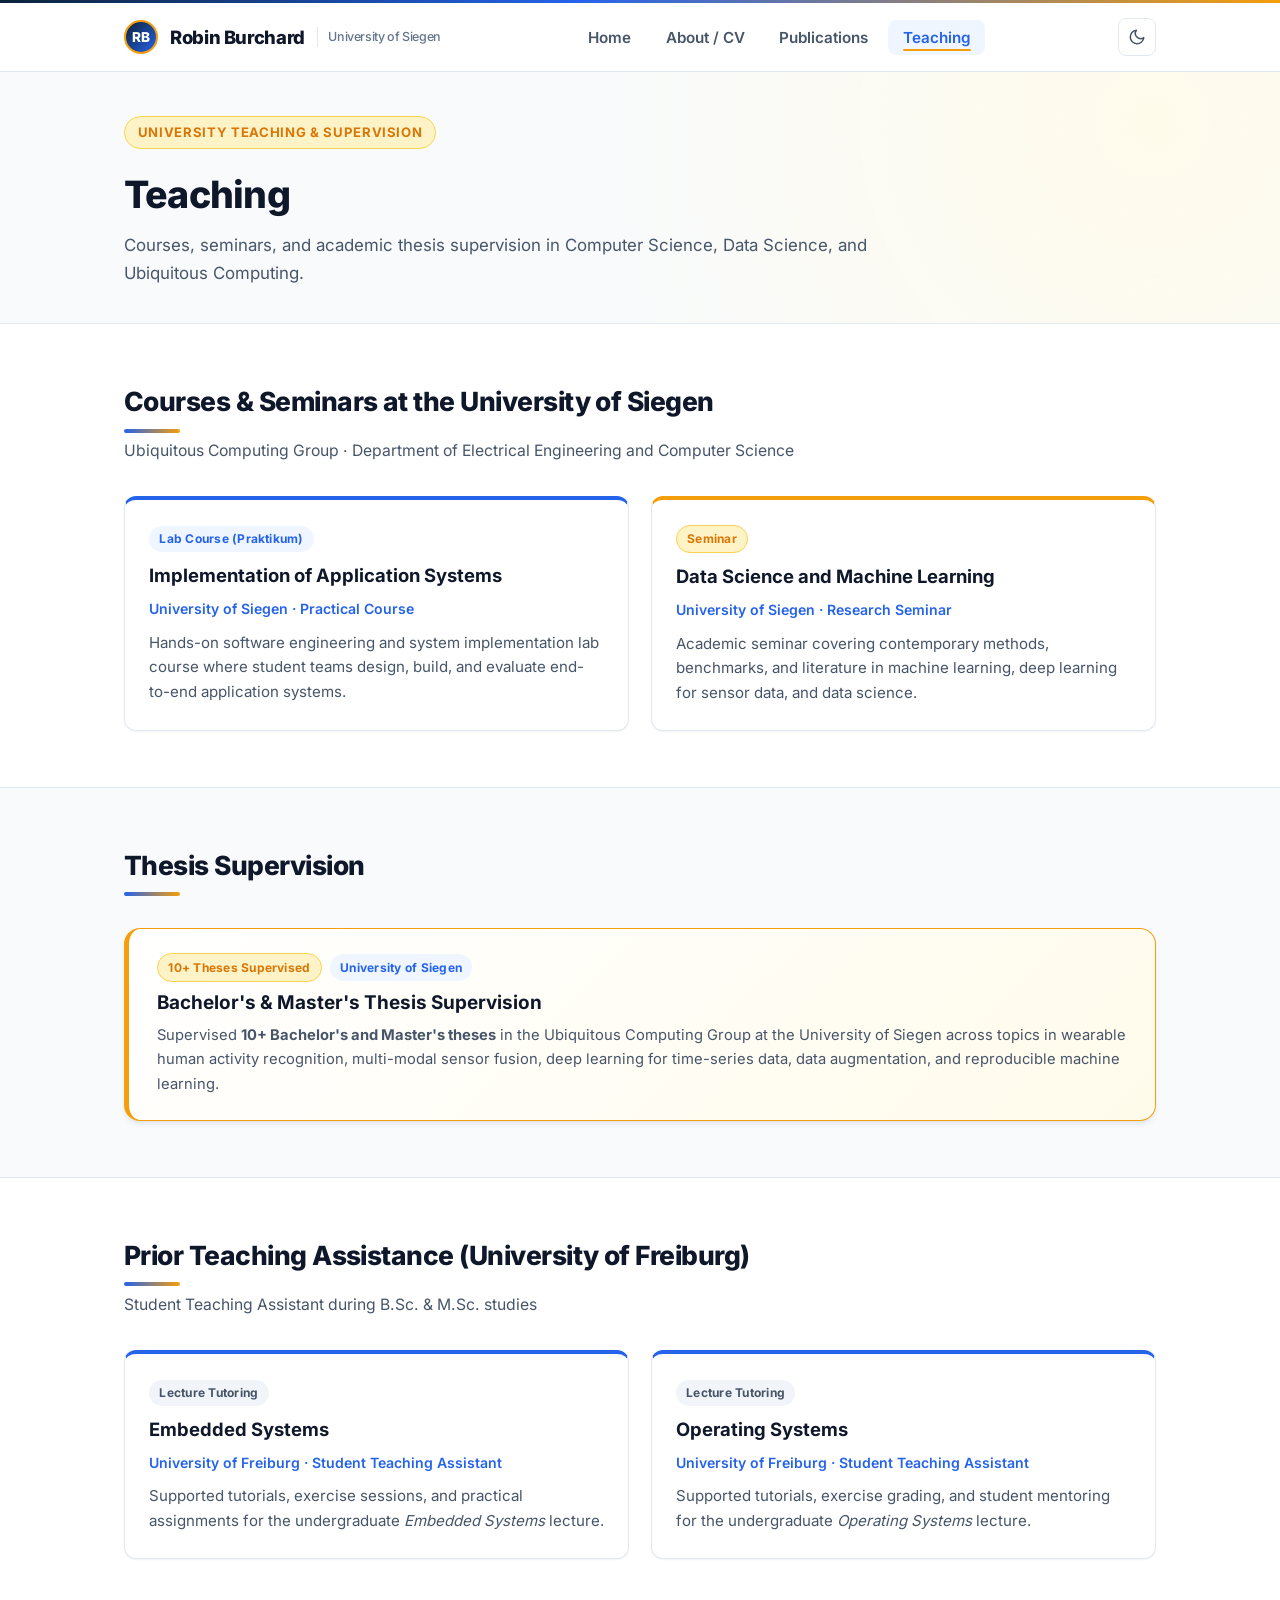
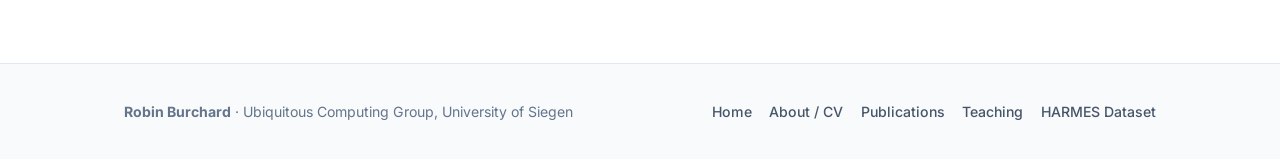
<file: teaching.html>
<!DOCTYPE html>
<html lang="en">
<head>
  <meta charset="utf-8">
  <meta name="viewport" content="width=device-width, initial-scale=1">
  <title>Teaching — Robin Burchard</title>
  <meta name="description" content="Teaching activities, lab courses, seminars, and thesis supervision by Robin Burchard at the University of Siegen and University of Freiburg.">
  <meta name="author" content="Robin Burchard">
  <meta name="theme-color" content="#0b2239">

  <link rel="canonical" href="https://rburchard.github.io/teaching.html">
  <link rel="icon" type="image/jpeg" href="assets/img/profile-placeholder.jpeg">
  <link rel="stylesheet" href="assets/css/style.css">
  <script src="assets/js/main.js"></script>
</head>
<body>

  <!-- Top Navigation -->
  <header class="site-header">
    <div class="container nav-inner">
      <a href="index.html" class="brand">
        <span class="brand-mark">RB</span>
        <span>Robin Burchard</span>
        <span class="brand-subtitle">University of Siegen</span>
      </a>

      <nav aria-label="Primary Navigation">
        <ul id="nav-links" class="nav-links">
          <li><a href="index.html" class="nav-link">Home</a></li>
          <li><a href="cv.html" class="nav-link">About / CV</a></li>
          <li><a href="publications.html" class="nav-link">Publications</a></li>
          <li><a href="teaching.html" class="nav-link active" aria-current="page">Teaching</a></li>
        </ul>
      </nav>

      <div class="nav-actions">
        <button id="theme-toggle" class="theme-toggle" type="button" aria-label="Toggle color theme"></button>
        <button id="mobile-menu-btn" class="mobile-menu-btn" type="button" aria-label="Toggle menu" aria-expanded="false">
          <svg viewBox="0 0 24 24" width="20" height="20" fill="none" stroke="currentColor" stroke-width="2" stroke-linecap="round"><line x1="3" y1="6" x2="21" y2="6"></line><line x1="3" y1="12" x2="21" y2="12"></line><line x1="3" y1="18" x2="21" y2="18"></line></svg>
        </button>
      </div>
    </div>
  </header>

  <main>
    <!-- Page Header -->
    <section class="page-hero">
      <div class="container">
        <span class="hero-eyebrow">University Teaching &amp; Supervision</span>
        <h1 class="page-title">Teaching</h1>
        <p class="page-lead">
          Courses, seminars, and academic thesis supervision in Computer Science, Data Science, and Ubiquitous Computing.
        </p>
      </div>
    </section>

    <!-- Courses at University of Siegen -->
    <section class="section">
      <div class="container">
        <div class="section-header">
          <div>
            <h2 class="section-title">Courses &amp; Seminars at the University of Siegen</h2>
            <p class="section-subtitle">Ubiquitous Computing Group &middot; Department of Electrical Engineering and Computer Science</p>
          </div>
        </div>

        <div class="cards-grid">
          <article class="info-card">
            <div>
              <span class="badge badge-year">Lab Course (Praktikum)</span>
              <h3 class="info-card-title">Implementation of Application Systems</h3>
              <p class="info-card-meta">University of Siegen &middot; Practical Course</p>
              <p class="info-card-text">
                Hands-on software engineering and system implementation lab course where student teams design, build, and evaluate end-to-end application systems.
              </p>
            </div>
          </article>

          <article class="info-card gold-accent">
            <div>
              <span class="badge badge-pinned">Seminar</span>
              <h3 class="info-card-title">Data Science and Machine Learning</h3>
              <p class="info-card-meta">University of Siegen &middot; Research Seminar</p>
              <p class="info-card-text">
                Academic seminar covering contemporary methods, benchmarks, and literature in machine learning, deep learning for sensor data, and data science.
              </p>
            </div>
          </article>
        </div>
      </div>
    </section>

    <!-- Thesis Supervision Summary -->
    <section class="section section-alt">
      <div class="container">
        <div class="section-header">
          <div>
            <h2 class="section-title">Thesis Supervision</h2>
          </div>
        </div>

        <article class="pub-card-pinned featured-first">
          <div class="pub-card-body">
            <div class="pub-meta-top">
              <span class="badge badge-pinned">10+ Theses Supervised</span>
              <span class="badge badge-year">University of Siegen</span>
            </div>
            <h3 class="pub-title">Bachelor's &amp; Master's Thesis Supervision</h3>
            <p class="pub-desc" style="margin-bottom: 0;">
              Supervised <strong>10+ Bachelor's and Master's theses</strong> in the Ubiquitous Computing Group at the University of Siegen across topics in wearable human activity recognition, multi-modal sensor fusion, deep learning for time-series data, data augmentation, and reproducible machine learning.
            </p>
          </div>
        </article>
      </div>
    </section>

    <!-- Prior Teaching Assistance -->
    <section class="section">
      <div class="container">
        <div class="section-header">
          <div>
            <h2 class="section-title">Prior Teaching Assistance (University of Freiburg)</h2>
            <p class="section-subtitle">Student Teaching Assistant during B.Sc. &amp; M.Sc. studies</p>
          </div>
        </div>

        <div class="cards-grid">
          <article class="info-card">
            <div>
              <span class="badge badge-type">Lecture Tutoring</span>
              <h3 class="info-card-title">Embedded Systems</h3>
              <p class="info-card-meta">University of Freiburg &middot; Student Teaching Assistant</p>
              <p class="info-card-text">
                Supported tutorials, exercise sessions, and practical assignments for the undergraduate <em>Embedded Systems</em> lecture.
              </p>
            </div>
          </article>

          <article class="info-card">
            <div>
              <span class="badge badge-type">Lecture Tutoring</span>
              <h3 class="info-card-title">Operating Systems</h3>
              <p class="info-card-meta">University of Freiburg &middot; Student Teaching Assistant</p>
              <p class="info-card-text">
                Supported tutorials, exercise grading, and student mentoring for the undergraduate <em>Operating Systems</em> lecture.
              </p>
            </div>
          </article>
        </div>
      </div>
    </section>
  </main>

  <!-- Footer -->
  <footer class="site-footer">
    <div class="container footer-inner">
      <div>
        <strong>Robin Burchard</strong> &middot; Ubiquitous Computing Group, University of Siegen
      </div>
      <div class="footer-links">
        <a href="index.html">Home</a>
        <a href="cv.html">About / CV</a>
        <a href="publications.html">Publications</a>
        <a href="teaching.html">Teaching</a>
        <a href="https://rburchard.github.io/harmes-website/">HARMES Dataset</a>
      </div>
    </div>
  </footer>

</body>
</html>
</file>
<file: assets/css/style.css>
@import url('fonts.css');

/* ==========================================================================
   HARMES-Consistent Design System & Theme Variables (Light / Dark / Auto)
   Zero External Requests · 100% GDPR Compliant
   ========================================================================== */

:root {
  /* Brand Palette derived from HARMES Logo & Website */
  --harmes-navy: #0b2239;
  --harmes-navy-light: #15385c;
  --harmes-blue: #2563eb;
  --harmes-blue-hover: #1d4ed8;
  --harmes-sky: #0ea5e9;
  --harmes-gold: #f59e0b;
  --harmes-gold-light: #fbbf24;
  --harmes-gold-dark: #d97706;
  --harmes-gold-bg: #fffbeb;
  --harmes-gold-border: #fde68a;

  /* Light Mode Surfaces & Text */
  --bg-primary: #ffffff;
  --bg-secondary: #f8fafc;
  --bg-tertiary: #f1f5f9;
  --bg-card: #ffffff;
  --bg-nav: rgba(255, 255, 255, 0.88);
  --text-primary: #0f172a;
  --text-secondary: #475569;
  --text-muted: #64748b;
  --border-color: #e2e8f0;
  --border-strong: #cbd5e1;

  --primary-color: #2563eb;
  --primary-hover: #1d4ed8;
  --primary-soft: #eff6ff;
  --accent-gold: #d97706;
  --accent-gold-bg: #fef3c7;
  --accent-gold-border: #fcd34d;

  /* Shadows & Radii (matching harmes-website) */
  --shadow-sm: 0 1px 2px 0 rgba(11, 34, 57, 0.05);
  --shadow-md: 0 4px 6px -1px rgba(11, 34, 57, 0.08), 0 2px 4px -2px rgba(11, 34, 57, 0.06);
  --shadow-lg: 0 10px 15px -3px rgba(11, 34, 57, 0.1), 0 4px 6px -4px rgba(11, 34, 57, 0.06);
  --shadow-xl: 0 20px 25px -5px rgba(11, 34, 57, 0.12), 0 8px 10px -6px rgba(11, 34, 57, 0.06);
  --radius-sm: 8px;
  --radius-md: 12px;
  --radius-lg: 16px;
  --radius-xl: 22px;
  --transition: all 0.25s cubic-bezier(0.4, 0, 0.2, 1);
  --max-width: 1080px;
}

[data-theme="dark"] {
  --bg-primary: #091524;
  --bg-secondary: #0d1f33;
  --bg-tertiary: #142c47;
  --bg-card: #0f233a;
  --bg-nav: rgba(9, 21, 36, 0.88);
  --text-primary: #f1f5f9;
  --text-secondary: #cbd5e1;
  --text-muted: #94a3b8;
  --border-color: #1e3a5f;
  --border-strong: #2d4f7c;

  --primary-color: #3b82f6;
  --primary-hover: #60a5fa;
  --primary-soft: rgba(59, 130, 246, 0.15);
  --accent-gold: #fbbf24;
  --accent-gold-bg: rgba(245, 158, 11, 0.15);
  --accent-gold-border: rgba(251, 191, 36, 0.4);
  --harmes-gold-bg: rgba(245, 158, 11, 0.08);
  --harmes-gold-border: rgba(251, 191, 36, 0.35);

  --shadow-sm: 0 1px 2px 0 rgba(0, 0, 0, 0.3);
  --shadow-md: 0 4px 6px -1px rgba(0, 0, 0, 0.4), 0 2px 4px -2px rgba(0, 0, 0, 0.3);
  --shadow-lg: 0 10px 15px -3px rgba(0, 0, 0, 0.45), 0 4px 6px -4px rgba(0, 0, 0, 0.35);
  --shadow-xl: 0 20px 25px -5px rgba(0, 0, 0, 0.55), 0 8px 10px -6px rgba(0, 0, 0, 0.4);
}

/* ==========================================================================
   Reset & Base Typography
   ========================================================================== */

*, *::before, *::after {
  box-sizing: border-box;
  margin: 0;
  padding: 0;
}

html {
  scroll-behavior: smooth;
}

body {
  font-family: 'Inter', -apple-system, BlinkMacSystemFont, 'Segoe UI', Roboto, sans-serif;
  color: var(--text-primary);
  background-color: var(--bg-primary);
  line-height: 1.65;
  font-size: 16px;
  -webkit-font-smoothing: antialiased;
  -moz-osx-font-smoothing: grayscale;
  min-height: 100vh;
  display: flex;
  flex-direction: column;
  transition: background-color 0.25s ease, color 0.25s ease;
}

a {
  color: var(--primary-color);
  text-decoration: none;
  transition: var(--transition);
}

a:hover {
  color: var(--primary-hover);
}

img, svg {
  max-width: 100%;
  display: block;
}

.container {
  width: 100%;
  max-width: var(--max-width);
  margin: 0 auto;
  padding: 0 1.5rem;
}

main {
  flex: 1;
}

/* ==========================================================================
   Sticky Top Navigation Bar
   ========================================================================== */

.site-header {
  position: sticky;
  top: 0;
  z-index: 100;
  background: var(--bg-nav);
  backdrop-filter: blur(12px);
  -webkit-backdrop-filter: blur(12px);
  border-bottom: 1px solid var(--border-color);
  transition: var(--transition);
}

/* Top Gold-Blue Accent Strip inspired by HARMES */
.site-header::before {
  content: "";
  display: block;
  height: 3px;
  background: linear-gradient(90deg, var(--harmes-navy) 0%, var(--harmes-blue) 45%, var(--harmes-gold) 100%);
}

.nav-inner {
  display: flex;
  align-items: center;
  justify-content: space-between;
  height: 4.25rem;
}

.brand {
  display: flex;
  align-items: center;
  gap: 0.75rem;
  font-weight: 800;
  font-size: 1.15rem;
  color: var(--text-primary);
  letter-spacing: -0.02em;
}

.brand:hover {
  color: var(--primary-color);
}

.brand-mark {
  width: 34px;
  height: 34px;
  border-radius: 50%;
  background: linear-gradient(135deg, var(--harmes-navy), var(--harmes-blue));
  border: 2px solid var(--harmes-gold);
  color: #ffffff;
  font-size: 0.85rem;
  font-weight: 800;
  display: inline-flex;
  align-items: center;
  justify-content: center;
  box-shadow: var(--shadow-sm);
}

.brand-subtitle {
  font-size: 0.78rem;
  font-weight: 500;
  color: var(--text-muted);
  display: none;
}

@media (min-width: 640px) {
  .brand-subtitle {
    display: inline-block;
    padding-left: 0.65rem;
    border-left: 1px solid var(--border-color);
  }
}

.nav-links {
  display: flex;
  align-items: center;
  gap: 0.35rem;
  list-style: none;
}

.nav-link {
  padding: 0.5rem 0.9rem;
  border-radius: var(--radius-sm);
  font-weight: 600;
  font-size: 0.95rem;
  color: var(--text-secondary);
  position: relative;
}

.nav-link:hover {
  color: var(--text-primary);
  background: var(--bg-secondary);
}

.nav-link.active {
  color: var(--primary-color);
  background: var(--primary-soft);
}

.nav-link.active::after {
  content: "";
  position: absolute;
  bottom: 4px;
  left: 0.9rem;
  right: 0.9rem;
  height: 2px;
  border-radius: 2px;
  background: var(--harmes-gold);
}

.nav-actions {
  display: flex;
  align-items: center;
  gap: 0.5rem;
}

.theme-toggle, .mobile-menu-btn {
  display: inline-flex;
  align-items: center;
  justify-content: center;
  width: 38px;
  height: 38px;
  border-radius: var(--radius-sm);
  border: 1px solid var(--border-color);
  background: var(--bg-card);
  color: var(--text-secondary);
  cursor: pointer;
  transition: var(--transition);
}

.theme-toggle:hover, .mobile-menu-btn:hover {
  color: var(--accent-gold);
  border-color: var(--accent-gold-border);
  transform: translateY(-1px);
  box-shadow: var(--shadow-sm);
}

.mobile-menu-btn {
  display: none;
}

@media (max-width: 720px) {
  .mobile-menu-btn {
    display: inline-flex;
  }
  .nav-links {
    display: none;
    position: absolute;
    top: 100%;
    left: 0;
    right: 0;
    background: var(--bg-card);
    border-bottom: 1px solid var(--border-color);
    padding: 0.75rem 1.5rem 1rem;
    flex-direction: column;
    align-items: stretch;
    box-shadow: var(--shadow-lg);
  }
  .nav-links.open {
    display: flex;
  }
}

/* ==========================================================================
   Hero Section (Home Page)
   ========================================================================== */

.hero-section {
  padding: 4rem 0 3.25rem;
  background: radial-gradient(circle at 85% 15%, var(--harmes-gold-bg) 0%, transparent 45%),
              radial-gradient(circle at 10% 80%, var(--primary-soft) 0%, transparent 50%),
              var(--bg-secondary);
  border-bottom: 1px solid var(--border-color);
}

.hero-grid {
  display: grid;
  grid-template-columns: 240px 1fr;
  gap: 3rem;
  align-items: center;
}

@media (max-width: 820px) {
  .hero-grid {
    grid-template-columns: 1fr;
    text-align: center;
    gap: 2rem;
  }
}

.profile-avatar-wrap {
  position: relative;
  width: 220px;
  height: 220px;
  margin: 0 auto;
}

.profile-avatar {
  width: 100%;
  height: 100%;
  border-radius: 50%;
  object-fit: cover;
  border: 4px solid var(--harmes-gold);
  box-shadow: var(--shadow-xl);
  background: var(--bg-card);
  transition: var(--transition);
}

.profile-avatar-wrap:hover .profile-avatar {
  transform: scale(1.02);
}

.profile-status-pill {
  position: absolute;
  bottom: 6px;
  right: 6px;
  background: var(--harmes-navy);
  color: #ffffff;
  border: 2px solid var(--harmes-gold);
  padding: 0.25rem 0.65rem;
  border-radius: 999px;
  font-size: 0.75rem;
  font-weight: 700;
  letter-spacing: 0.02em;
  box-shadow: var(--shadow-md);
}

.hero-eyebrow {
  display: inline-flex;
  align-items: center;
  gap: 0.45rem;
  padding: 0.3rem 0.8rem;
  border-radius: 999px;
  font-size: 0.82rem;
  font-weight: 700;
  text-transform: uppercase;
  letter-spacing: 0.05em;
  background: var(--accent-gold-bg);
  color: var(--accent-gold);
  border: 1px solid var(--accent-gold-border);
  margin-bottom: 0.9rem;
}

.hero-title {
  font-size: clamp(2rem, 4vw, 2.75rem);
  font-weight: 800;
  letter-spacing: -0.025em;
  line-height: 1.15;
  color: var(--text-primary);
  margin-bottom: 0.5rem;
}

.hero-affiliation {
  font-size: 1.1rem;
  font-weight: 500;
  color: var(--text-secondary);
  margin-bottom: 1.25rem;
}

.hero-affiliation a {
  font-weight: 600;
  border-bottom: 1px dashed var(--primary-color);
}

.hero-bio {
  font-size: 1.02rem;
  color: var(--text-secondary);
  margin-bottom: 1.5rem;
  max-width: 72ch;
}

.research-tags {
  display: flex;
  flex-wrap: wrap;
  gap: 0.5rem;
  margin-bottom: 1.75rem;
}

@media (max-width: 820px) {
  .research-tags {
    justify-content: center;
  }
}

.tag-pill {
  display: inline-flex;
  align-items: center;
  gap: 0.35rem;
  padding: 0.32rem 0.78rem;
  border-radius: 999px;
  font-size: 0.84rem;
  font-weight: 600;
  background: var(--bg-card);
  color: var(--text-primary);
  border: 1px solid var(--border-color);
  box-shadow: var(--shadow-sm);
}

.tag-pill .dot {
  width: 7px;
  height: 7px;
  border-radius: 50%;
  background: var(--harmes-gold);
}

.tag-pill:nth-child(odd) .dot {
  background: var(--primary-color);
}

/* ==========================================================================
   Buttons & Social / Profile Links (Matching harmes-website button style)
   ========================================================================== */

.social-links-bar {
  display: flex;
  flex-wrap: wrap;
  gap: 0.6rem;
  align-items: center;
}

@media (max-width: 820px) {
  .social-links-bar {
    justify-content: center;
  }
}

.btn {
  display: inline-flex;
  align-items: center;
  gap: 0.5rem;
  padding: 0.55rem 1.05rem;
  border-radius: var(--radius-md);
  font-weight: 600;
  font-size: 0.9rem;
  border: 1.5px solid var(--border-color);
  background: var(--bg-card);
  color: var(--text-primary);
  box-shadow: var(--shadow-sm);
  cursor: pointer;
  transition: var(--transition);
  line-height: 1.2;
}

.btn svg {
  width: 17px;
  height: 17px;
  flex-shrink: 0;
}

.btn:hover {
  transform: translateY(-2px);
  box-shadow: var(--shadow-md);
  border-color: var(--primary-color);
  color: var(--primary-color);
}

.btn-primary {
  background: var(--harmes-navy);
  color: #ffffff;
  border-color: var(--harmes-navy);
  box-shadow: var(--shadow-md);
}

[data-theme="dark"] .btn-primary {
  background: var(--primary-color);
  border-color: var(--primary-color);
}

.btn-primary:hover {
  background: var(--primary-color);
  border-color: var(--primary-color);
  color: #ffffff;
  box-shadow: var(--shadow-lg);
}

.btn-gold {
  background: linear-gradient(135deg, var(--harmes-gold) 0%, var(--harmes-gold-dark) 100%);
  color: #ffffff;
  border-color: transparent;
  box-shadow: var(--shadow-md);
}

.btn-gold:hover {
  color: #ffffff;
  filter: brightness(1.06);
  box-shadow: var(--shadow-lg);
}

.btn-sm {
  padding: 0.38rem 0.78rem;
  font-size: 0.82rem;
  border-radius: var(--radius-sm);
}

.btn-sm svg {
  width: 14px;
  height: 14px;
}

/* ==========================================================================
   Section Headers & Page Banners
   ========================================================================== */

.section {
  padding: 3.5rem 0;
}

.section-alt {
  background-color: var(--bg-secondary);
  border-top: 1px solid var(--border-color);
  border-bottom: 1px solid var(--border-color);
}

.section-header {
  display: flex;
  align-items: flex-end;
  justify-content: space-between;
  flex-wrap: wrap;
  gap: 1rem;
  margin-bottom: 2rem;
}

.section-title {
  font-size: 1.65rem;
  font-weight: 800;
  color: var(--text-primary);
  letter-spacing: -0.02em;
  position: relative;
  padding-bottom: 0.55rem;
}

.section-title::after {
  content: "";
  position: absolute;
  bottom: 0;
  left: 0;
  width: 56px;
  height: 4px;
  border-radius: 2px;
  background: linear-gradient(90deg, var(--primary-color), var(--harmes-gold));
}

.section-subtitle {
  color: var(--text-secondary);
  font-size: 0.98rem;
  margin-top: 0.35rem;
}

.page-hero {
  padding: 2.75rem 0 2.25rem;
  background: radial-gradient(circle at 90% 20%, var(--harmes-gold-bg) 0%, transparent 50%),
              var(--bg-secondary);
  border-bottom: 1px solid var(--border-color);
}

.page-title {
  font-size: clamp(1.75rem, 3.2vw, 2.35rem);
  font-weight: 800;
  letter-spacing: -0.02em;
  margin-bottom: 0.4rem;
}

.page-lead {
  color: var(--text-secondary);
  font-size: 1.05rem;
  max-width: 70ch;
}

/* ==========================================================================
   Pinned / Highlighted Publication Cards
   ========================================================================== */

.pinned-grid {
  display: flex;
  flex-direction: column;
  gap: 1.35rem;
}

.pub-card-pinned {
  background: var(--bg-card);
  border: 1.5px solid var(--harmes-gold-border);
  border-left: 5px solid var(--harmes-gold);
  border-radius: var(--radius-lg);
  padding: 1.5rem 1.75rem;
  box-shadow: var(--shadow-md);
  transition: var(--transition);
  display: flex;
  gap: 1.5rem;
  align-items: flex-start;
  position: relative;
}

.pub-card-pinned.featured-first {
  background: linear-gradient(135deg, var(--bg-card) 0%, var(--harmes-gold-bg) 100%);
  border-left: 5px solid var(--primary-color);
  border-color: var(--harmes-gold);
}

.pub-card-pinned:hover {
  transform: translateY(-3px);
  box-shadow: var(--shadow-lg);
}

.pub-card-icon {
  width: 78px;
  height: 78px;
  border-radius: var(--radius-md);
  object-fit: contain;
  flex-shrink: 0;
  background: #ffffff;
  padding: 4px;
  border: 1px solid var(--border-color);
  box-shadow: var(--shadow-sm);
}

@media (max-width: 640px) {
  .pub-card-pinned {
    flex-direction: column;
    padding: 1.25rem;
  }
  .pub-card-icon {
    width: 64px;
    height: 64px;
  }
}

.pub-card-body {
  flex: 1;
  min-width: 0;
}

.pub-meta-top {
  display: flex;
  flex-wrap: wrap;
  align-items: center;
  gap: 0.5rem;
  margin-bottom: 0.5rem;
}

.badge {
  display: inline-flex;
  align-items: center;
  gap: 0.35rem;
  padding: 0.2rem 0.65rem;
  border-radius: 999px;
  font-size: 0.75rem;
  font-weight: 700;
  letter-spacing: 0.02em;
}

.badge-pinned {
  background: var(--accent-gold-bg);
  color: var(--accent-gold);
  border: 1px solid var(--accent-gold-border);
}

.badge-year {
  background: var(--primary-soft);
  color: var(--primary-color);
}

.badge-type {
  background: var(--bg-tertiary);
  color: var(--text-secondary);
}

.badge-citations {
  background: var(--primary-soft);
  color: var(--harmes-sky);
  border: 1px solid rgba(14, 165, 233, 0.3);
}

[data-theme="dark"] .badge-citations {
  color: #38bdf8;
  border-color: rgba(56, 189, 248, 0.35);
}

.badge-citations-btn {
  font-family: inherit;
  cursor: pointer;
  transition: var(--transition);
}

.badge-citations-btn:hover {
  background: rgba(14, 165, 233, 0.16);
  border-color: var(--harmes-sky);
  transform: translateY(-1px);
  box-shadow: var(--shadow-sm);
}

[data-theme="dark"] .badge-citations-btn:hover {
  background: rgba(56, 189, 248, 0.2);
  border-color: #38bdf8;
}

.badge-citations-btn:focus-visible {
  outline: 2px solid var(--harmes-sky);
  outline-offset: 2px;
}

.pub-title {
  font-size: 1.18rem;
  font-weight: 700;
  line-height: 1.4;
  color: var(--text-primary);
  margin-bottom: 0.45rem;
}

.pub-title a {
  color: inherit;
}

.pub-title a:hover {
  color: var(--primary-color);
}

.pub-authors {
  font-size: 0.94rem;
  color: var(--text-secondary);
  margin-bottom: 0.35rem;
}

.pub-authors .author-self {
  font-weight: 700;
  color: var(--text-primary);
  text-decoration: underline;
  text-decoration-color: var(--harmes-gold);
  text-underline-offset: 3px;
}

.pub-venue {
  font-size: 0.9rem;
  font-style: italic;
  color: var(--text-muted);
  margin-bottom: 0.65rem;
}

.pub-desc {
  font-size: 0.92rem;
  color: var(--text-secondary);
  margin-bottom: 0.95rem;
}

.pub-links {
  display: flex;
  flex-wrap: wrap;
  gap: 0.5rem;
}

/* ==========================================================================
   Chronological Publication List & Filter Controls
   ========================================================================== */

.pub-controls {
  display: flex;
  flex-wrap: wrap;
  gap: 1rem;
  align-items: center;
  justify-content: space-between;
  background: var(--bg-card);
  padding: 1rem 1.25rem;
  border-radius: var(--radius-md);
  border: 1px solid var(--border-color);
  box-shadow: var(--shadow-sm);
  margin-bottom: 2rem;
}

.search-box {
  position: relative;
  flex: 1;
  min-width: 240px;
}

.search-box svg {
  position: absolute;
  left: 0.85rem;
  top: 50%;
  transform: translateY(-50%);
  width: 16px;
  height: 16px;
  color: var(--text-muted);
}

.search-input {
  width: 100%;
  padding: 0.55rem 0.9rem 0.55rem 2.4rem;
  border-radius: var(--radius-sm);
  border: 1px solid var(--border-color);
  background: var(--bg-secondary);
  color: var(--text-primary);
  font-family: inherit;
  font-size: 0.92rem;
  transition: var(--transition);
}

.search-input:focus {
  outline: none;
  border-color: var(--primary-color);
  background: var(--bg-card);
  box-shadow: 0 0 0 3px var(--primary-soft);
}

.filter-pills {
  display: flex;
  flex-wrap: wrap;
  gap: 0.4rem;
}

.filter-btn {
  padding: 0.42rem 0.85rem;
  border-radius: 999px;
  font-size: 0.83rem;
  font-weight: 600;
  border: 1px solid var(--border-color);
  background: var(--bg-secondary);
  color: var(--text-secondary);
  cursor: pointer;
  transition: var(--transition);
}

.filter-btn:hover {
  color: var(--text-primary);
  border-color: var(--border-strong);
}

.filter-btn.active {
  background: var(--harmes-navy);
  color: #ffffff;
  border-color: var(--harmes-navy);
}

[data-theme="dark"] .filter-btn.active {
  background: var(--primary-color);
  border-color: var(--primary-color);
}

.year-group {
  margin-bottom: 2.5rem;
}

.year-heading {
  display: flex;
  align-items: center;
  gap: 0.75rem;
  font-size: 1.35rem;
  font-weight: 800;
  color: var(--text-primary);
  margin-bottom: 1rem;
}

.year-heading::after {
  content: "";
  flex: 1;
  height: 1px;
  background: var(--border-color);
}

.year-count {
  font-size: 0.8rem;
  font-weight: 600;
  padding: 0.15rem 0.55rem;
  border-radius: 999px;
  background: var(--bg-tertiary);
  color: var(--text-muted);
}

.pub-list {
  display: flex;
  flex-direction: column;
  gap: 0.9rem;
}

.pub-item {
  background: var(--bg-card);
  border: 1px solid var(--border-color);
  border-radius: var(--radius-md);
  padding: 1.15rem 1.35rem;
  transition: var(--transition);
}

.pub-item:hover {
  border-color: var(--primary-color);
  box-shadow: var(--shadow-sm);
}

.bibtex-drawer {
  display: none;
  margin-top: 0.85rem;
  padding: 0.85rem 1rem;
  background: var(--bg-secondary);
  border: 1px solid var(--border-color);
  border-radius: var(--radius-sm);
  font-family: ui-monospace, SFMono-Regular, Menlo, Monaco, Consolas, monospace;
  font-size: 0.8rem;
  overflow-x: auto;
  white-space: pre-wrap;
  color: var(--text-secondary);
  position: relative;
}

.bibtex-drawer.open {
  display: block;
}

/* ==========================================================================
   CV Timeline & Cards (About / CV & Teaching Pages)
   ========================================================================== */

.timeline {
  position: relative;
  padding-left: 1.75rem;
  border-left: 2px solid var(--border-strong);
  display: flex;
  flex-direction: column;
  gap: 1.75rem;
}

.timeline-item {
  position: relative;
  background: var(--bg-card);
  border: 1px solid var(--border-color);
  border-radius: var(--radius-md);
  padding: 1.35rem 1.5rem;
  box-shadow: var(--shadow-sm);
  transition: var(--transition);
}

.timeline-item:hover {
  border-color: var(--primary-color);
  box-shadow: var(--shadow-md);
}

.timeline-item::before {
  content: "";
  position: absolute;
  left: -2.32rem;
  top: 1.5rem;
  width: 14px;
  height: 14px;
  border-radius: 50%;
  background: var(--harmes-gold);
  border: 3px solid var(--bg-primary);
  box-shadow: 0 0 0 2px var(--primary-color);
}

.timeline-header {
  display: flex;
  flex-wrap: wrap;
  justify-content: space-between;
  align-items: baseline;
  gap: 0.5rem;
  margin-bottom: 0.35rem;
}

.timeline-role {
  font-size: 1.12rem;
  font-weight: 700;
  color: var(--text-primary);
}

.timeline-period {
  font-size: 0.84rem;
  font-weight: 700;
  padding: 0.2rem 0.65rem;
  border-radius: 999px;
  background: var(--primary-soft);
  color: var(--primary-color);
}

.timeline-org {
  font-size: 0.96rem;
  font-weight: 600;
  color: var(--text-secondary);
  margin-bottom: 0.5rem;
}

.timeline-details {
  font-size: 0.93rem;
  color: var(--text-secondary);
}

.timeline-details ul {
  padding-left: 1.2rem;
  margin-top: 0.4rem;
}

.timeline-details li + li {
  margin-top: 0.25rem;
}

/* Feature Cards Grid (Workshop & Teaching) */
.cards-grid {
  display: grid;
  grid-template-columns: repeat(auto-fit, minmax(300px, 1fr));
  gap: 1.35rem;
}

.info-card {
  background: var(--bg-card);
  border: 1px solid var(--border-color);
  border-top: 4px solid var(--primary-color);
  border-radius: var(--radius-md);
  padding: 1.5rem;
  box-shadow: var(--shadow-sm);
  transition: var(--transition);
  display: flex;
  flex-direction: column;
  justify-content: space-between;
}

.info-card.gold-accent {
  border-top-color: var(--harmes-gold);
}

.info-card:hover {
  transform: translateY(-2px);
  box-shadow: var(--shadow-md);
}

.info-card-title {
  font-size: 1.15rem;
  font-weight: 700;
  color: var(--text-primary);
  margin: 0.5rem 0 0.4rem;
}

.info-card-meta {
  font-size: 0.88rem;
  font-weight: 600;
  color: var(--primary-color);
  margin-bottom: 0.65rem;
}

.info-card-text {
  font-size: 0.94rem;
  color: var(--text-secondary);
}

/* ==========================================================================
   Footer
   ========================================================================== */

.site-footer {
  background: var(--bg-secondary);
  border-top: 1px solid var(--border-color);
  padding: 2.25rem 0;
  margin-top: 3rem;
  font-size: 0.88rem;
  color: var(--text-muted);
}

.footer-inner {
  display: flex;
  flex-wrap: wrap;
  align-items: center;
  justify-content: space-between;
  gap: 1rem;
}

.footer-links {
  display: flex;
  flex-wrap: wrap;
  gap: 1.1rem;
}

.footer-links a {
  color: var(--text-secondary);
  font-weight: 500;
}

.footer-links a:hover {
  color: var(--primary-color);
}

.sync-status {
  display: inline-flex;
  align-items: center;
  gap: 0.4rem;
  font-size: 0.8rem;
  color: var(--text-muted);
}

.sync-dot {
  width: 8px;
  height: 8px;
  border-radius: 50%;
  background: #10b981;
}

/* ==========================================================================
   Citations Popup Modal
   ========================================================================== */

body.modal-open {
  overflow: hidden;
}

.citations-modal-backdrop {
  position: fixed;
  inset: 0;
  z-index: 1000;
  display: flex;
  align-items: center;
  justify-content: center;
  padding: 1.25rem;
  background: rgba(9, 21, 36, 0.62);
  backdrop-filter: blur(4px);
  -webkit-backdrop-filter: blur(4px);
  opacity: 0;
  transition: opacity 0.2s ease;
}

.citations-modal-backdrop[hidden] {
  display: none;
}

.citations-modal-backdrop.open {
  opacity: 1;
}

.citations-modal-dialog {
  width: 100%;
  max-width: 660px;
  max-height: min(82vh, 720px);
  display: flex;
  flex-direction: column;
  background: var(--bg-card);
  color: var(--text-primary);
  border: 1.5px solid var(--border-strong);
  border-top: 4px solid var(--harmes-gold);
  border-radius: var(--radius-lg);
  box-shadow: var(--shadow-xl);
  overflow: hidden;
  transform: translateY(10px) scale(0.98);
  transition: transform 0.2s cubic-bezier(0.4, 0, 0.2, 1);
}

.citations-modal-backdrop.open .citations-modal-dialog {
  transform: translateY(0) scale(1);
}

.citations-modal-header {
  display: flex;
  align-items: flex-start;
  justify-content: space-between;
  gap: 1rem;
  padding: 1.15rem 1.35rem;
  border-bottom: 1px solid var(--border-color);
  background: var(--bg-secondary);
}

.citations-modal-heading {
  min-width: 0;
  flex: 1;
}

.citations-modal-kicker {
  display: flex;
  flex-wrap: wrap;
  align-items: center;
  gap: 0.5rem;
  margin-bottom: 0.45rem;
}

.citations-modal-eyebrow {
  font-size: 0.78rem;
  font-weight: 700;
  text-transform: uppercase;
  letter-spacing: 0.04em;
  color: var(--text-muted);
}

.citations-modal-title {
  font-size: 1.05rem;
  font-weight: 700;
  line-height: 1.35;
  color: var(--text-primary);
}

.citations-modal-close {
  display: inline-flex;
  align-items: center;
  justify-content: center;
  width: 34px;
  height: 34px;
  flex-shrink: 0;
  border-radius: var(--radius-sm);
  border: 1px solid var(--border-color);
  background: var(--bg-card);
  color: var(--text-secondary);
  cursor: pointer;
  transition: var(--transition);
}

.citations-modal-close:hover {
  color: var(--accent-gold);
  border-color: var(--accent-gold-border);
  transform: translateY(-1px);
  box-shadow: var(--shadow-sm);
}

.citations-modal-close:focus-visible {
  outline: 2px solid var(--primary-color);
  outline-offset: 2px;
}

.citations-modal-body {
  overflow-y: auto;
  padding: 1.15rem 1.35rem;
  flex: 1;
}

.citing-list {
  list-style: none;
  display: flex;
  flex-direction: column;
  gap: 0.85rem;
}

.citing-item {
  padding: 0.9rem 1rem;
  border-radius: var(--radius-md);
  border: 1px solid var(--border-color);
  background: var(--bg-secondary);
  transition: var(--transition);
}

.citing-item:hover {
  border-color: var(--primary-color);
  box-shadow: var(--shadow-sm);
}

.citing-title {
  display: inline-flex;
  align-items: baseline;
  gap: 0.35rem;
  font-weight: 700;
  font-size: 0.96rem;
  line-height: 1.4;
  color: var(--text-primary);
}

a.citing-title:hover {
  color: var(--primary-color);
}

.citing-title svg {
  flex-shrink: 0;
  transform: translateY(1px);
  color: var(--text-muted);
}

a.citing-title:hover svg {
  color: var(--primary-color);
}

.citing-authors {
  font-size: 0.86rem;
  color: var(--text-secondary);
  margin-top: 0.32rem;
}

.citing-authors .author-self {
  font-weight: 700;
  color: var(--text-primary);
  text-decoration: underline;
  text-decoration-color: var(--harmes-gold);
  text-underline-offset: 2px;
}

.citing-meta {
  display: flex;
  flex-wrap: wrap;
  align-items: center;
  gap: 0.5rem;
  margin-top: 0.5rem;
}

.citing-venue {
  font-size: 0.83rem;
  font-style: italic;
  color: var(--text-muted);
}

.citing-doi-link {
  font-size: 0.76rem;
  font-weight: 700;
  padding: 0.12rem 0.5rem;
  border-radius: 999px;
  border: 1px solid var(--border-color);
  background: var(--bg-card);
  color: var(--primary-color);
}

.citing-doi-link:hover {
  border-color: var(--primary-color);
}

.citing-empty {
  text-align: center;
  padding: 1.75rem 1rem;
  color: var(--text-secondary);
  font-size: 0.94rem;
}

.citing-empty-hint {
  margin-top: 0.45rem;
  font-size: 0.85rem;
  color: var(--text-muted);
}

.citations-modal-footer {
  display: flex;
  flex-wrap: wrap;
  align-items: center;
  justify-content: space-between;
  gap: 0.75rem;
  padding: 0.85rem 1.35rem;
  border-top: 1px solid var(--border-color);
  background: var(--bg-secondary);
}

.citations-modal-source {
  font-size: 0.8rem;
  color: var(--text-muted);
}

.citations-modal-actions {
  display: flex;
  flex-wrap: wrap;
  gap: 0.5rem;
}

@media (max-width: 600px) {
  .citations-modal-backdrop {
    padding: 0.75rem;
  }
  .citations-modal-dialog {
    max-height: 88vh;
  }
  .citations-modal-header,
  .citations-modal-body,
  .citations-modal-footer {
    padding: 0.95rem 1rem;
  }
}

/* ==========================================================================
   Expandable Publication Cards & Abstract Accordion
   ========================================================================== */

.pub-expandable {
  cursor: pointer;
}

.pub-expandable .bibtex-drawer {
  cursor: text;
}

.pub-item.pub-expandable.is-expanded {
  border-color: var(--primary-color);
  box-shadow: var(--shadow-md);
}

.pub-card-pinned.pub-expandable.is-expanded {
  border-color: var(--harmes-gold);
  box-shadow: var(--shadow-lg);
}

.abstract-hint-btn {
  margin-left: auto;
  display: inline-flex;
  align-items: center;
  gap: 0.3rem;
  padding: 0.18rem 0.55rem;
  border-radius: 999px;
  border: 1px solid transparent;
  background: transparent;
  color: var(--text-muted);
  font-family: inherit;
  font-size: 0.76rem;
  font-weight: 600;
  cursor: pointer;
  transition: var(--transition);
}

.pub-expandable:hover .abstract-hint-btn,
.pub-expandable.is-expanded .abstract-hint-btn,
.abstract-hint-btn:hover {
  color: var(--primary-color);
  background: var(--primary-soft);
  border-color: rgba(37, 99, 235, 0.2);
}

.abstract-hint-btn:focus-visible {
  outline: 2px solid var(--primary-color);
  outline-offset: 2px;
}

.abstract-hint-btn svg {
  transition: transform 0.25s cubic-bezier(0.4, 0, 0.2, 1);
}

.pub-expandable.is-expanded .abstract-hint-btn svg {
  transform: rotate(180deg);
}

.pub-abstract-collapse {
  display: grid;
  grid-template-rows: 0fr;
  opacity: 0;
  margin-top: 0;
  margin-bottom: 0;
  transition: grid-template-rows 0.28s cubic-bezier(0.4, 0, 0.2, 1),
              opacity 0.22s ease,
              margin 0.28s cubic-bezier(0.4, 0, 0.2, 1);
}

.pub-expandable.is-expanded .pub-abstract-collapse {
  grid-template-rows: 1fr;
  opacity: 1;
  margin-top: 0.75rem;
  margin-bottom: 0.95rem;
}

.pub-abstract-inner {
  overflow: hidden;
  min-height: 0;
}

.pub-abstract-box {
  padding: 0.95rem 1.1rem;
  border-radius: var(--radius-sm);
  background: var(--bg-secondary);
  border: 1px solid var(--border-color);
  border-left: 3px solid var(--primary-color);
  cursor: text;
}

.pub-card-pinned .pub-abstract-box {
  border-left-color: var(--harmes-gold);
  background: var(--bg-card);
}

.pub-abstract-label {
  display: block;
  font-size: 0.74rem;
  font-weight: 700;
  text-transform: uppercase;
  letter-spacing: 0.05em;
  color: var(--primary-color);
  margin-bottom: 0.35rem;
}

.pub-card-pinned .pub-abstract-label {
  color: var(--accent-gold);
}

.pub-abstract-text {
  font-size: 0.91rem;
  line-height: 1.68;
  color: var(--text-secondary);
}

/* ==========================================================================
   Publication Metrics Bar & Hoverable Citations-per-Year Chart
   ========================================================================== */

.pub-stats-panel {
  margin-top: 1.65rem;
  display: grid;
  grid-template-columns: 1fr 270px;
  gap: 0.9rem;
  align-items: stretch;
}

.pub-stats-cards {
  display: grid;
  grid-template-columns: repeat(5, minmax(0, 1fr));
  gap: 0.75rem;
}

.stat-card {
  background: var(--bg-card);
  border: 1px solid var(--border-color);
  border-top: 3px solid var(--primary-color);
  border-radius: var(--radius-md);
  padding: 0.85rem 0.9rem;
  box-shadow: var(--shadow-sm);
  display: flex;
  flex-direction: column;
  justify-content: center;
  transition: var(--transition);
}

.stat-card.accent-gold {
  border-top-color: var(--harmes-gold);
}

.stat-card.accent-sky {
  border-top-color: var(--harmes-sky);
}

.stat-card.accent-navy {
  border-top-color: var(--harmes-navy-light);
}

[data-theme="dark"] .stat-card.accent-navy {
  border-top-color: #60a5fa;
}

.stat-card:hover {
  transform: translateY(-2px);
  box-shadow: var(--shadow-md);
}

.stat-value {
  font-size: 1.65rem;
  font-weight: 800;
  line-height: 1.15;
  letter-spacing: -0.025em;
  font-variant-numeric: tabular-nums;
  color: var(--text-primary);
}

.stat-label {
  font-size: 0.78rem;
  font-weight: 700;
  color: var(--text-secondary);
  margin-top: 0.25rem;
}

.stat-sub {
  font-size: 0.7rem;
  color: var(--text-muted);
  margin-top: 0.1rem;
}

.pub-stats-chart-card {
  background: var(--bg-card);
  border: 1px solid var(--border-color);
  border-top: 3px solid var(--harmes-gold);
  border-radius: var(--radius-md);
  padding: 0.72rem 1rem 0.65rem;
  box-shadow: var(--shadow-sm);
  display: flex;
  flex-direction: column;
  justify-content: space-between;
}

.chart-card-header {
  display: flex;
  align-items: baseline;
  justify-content: space-between;
  gap: 0.5rem;
  margin-bottom: 0;
}

.chart-card-title {
  font-size: 0.76rem;
  font-weight: 700;
  text-transform: uppercase;
  letter-spacing: 0.04em;
  color: var(--text-secondary);
}

.chart-card-range {
  font-size: 0.72rem;
  color: var(--text-muted);
  font-variant-numeric: tabular-nums;
}

.chart-bars {
  display: flex;
  align-items: flex-end;
  justify-content: space-between;
  gap: 0.55rem;
  height: 98px;
  padding-top: 2.2rem;
}

.chart-col {
  flex: 1;
  height: 100%;
  display: flex;
  flex-direction: column;
  align-items: center;
  justify-content: flex-end;
  cursor: pointer;
  outline: none;
  position: relative;
}

.chart-bar-wrap {
  position: relative;
  width: 100%;
  flex: 1;
  display: flex;
  align-items: flex-end;
  justify-content: center;
}

.chart-bar-anchor {
  position: relative;
  width: 100%;
  display: flex;
  align-items: flex-end;
  justify-content: center;
}

.chart-bar {
  width: 100%;
  max-width: 34px;
  height: 100%;
  border-radius: 5px 5px 2px 2px;
  background: linear-gradient(180deg, var(--harmes-sky) 0%, var(--primary-color) 100%);
  transition: transform 0.2s ease, background 0.2s ease, filter 0.2s ease;
}

.chart-bar.is-zero {
  background: var(--border-strong);
  opacity: 0.75;
}

.chart-col:hover .chart-bar,
.chart-col:focus-visible .chart-bar {
  background: linear-gradient(180deg, var(--harmes-gold-light) 0%, var(--harmes-gold) 100%);
  opacity: 1;
  transform: scaleY(1.04);
  transform-origin: bottom;
}

.chart-year {
  margin-top: 0.35rem;
  font-size: 0.71rem;
  font-weight: 600;
  color: var(--text-muted);
  font-variant-numeric: tabular-nums;
  transition: color 0.2s ease;
}

.chart-col:hover .chart-year,
.chart-col:focus-visible .chart-year {
  color: var(--text-primary);
}

.chart-tooltip {
  position: absolute;
  bottom: calc(100% + 6px);
  left: 50%;
  transform: translateX(-50%) translateY(4px);
  padding: 0.26rem 0.55rem;
  border-radius: 6px;
  background: var(--harmes-navy);
  color: #ffffff;
  font-size: 0.73rem;
  font-weight: 600;
  white-space: nowrap;
  pointer-events: none;
  opacity: 0;
  box-shadow: var(--shadow-md);
  z-index: 20;
  transition: opacity 0.16s ease, transform 0.16s ease;
}

.chart-tooltip::after {
  content: "";
  position: absolute;
  top: 100%;
  left: 50%;
  transform: translateX(-50%);
  border: 4px solid transparent;
  border-top-color: var(--harmes-navy);
}

[data-theme="dark"] .chart-tooltip {
  background: #f8fafc;
  color: #0f172a;
}

[data-theme="dark"] .chart-tooltip::after {
  border-top-color: #f8fafc;
}

.chart-col:hover .chart-tooltip,
.chart-col:focus-visible .chart-tooltip {
  opacity: 1;
  transform: translateX(-50%) translateY(0);
}

@media (max-width: 880px) {
  .pub-stats-panel {
    grid-template-columns: 1fr;
  }
}

@media (max-width: 640px) {
  .pub-stats-cards {
    grid-template-columns: repeat(auto-fit, minmax(112px, 1fr));
  }
}

@media (prefers-reduced-motion: reduce) {
  .citations-modal-backdrop,
  .citations-modal-dialog,
  .pub-abstract-collapse,
  .abstract-hint-btn svg,
  .stat-card,
  .chart-bar,
  .chart-tooltip {
    transition: none;
  }
}
</file>
